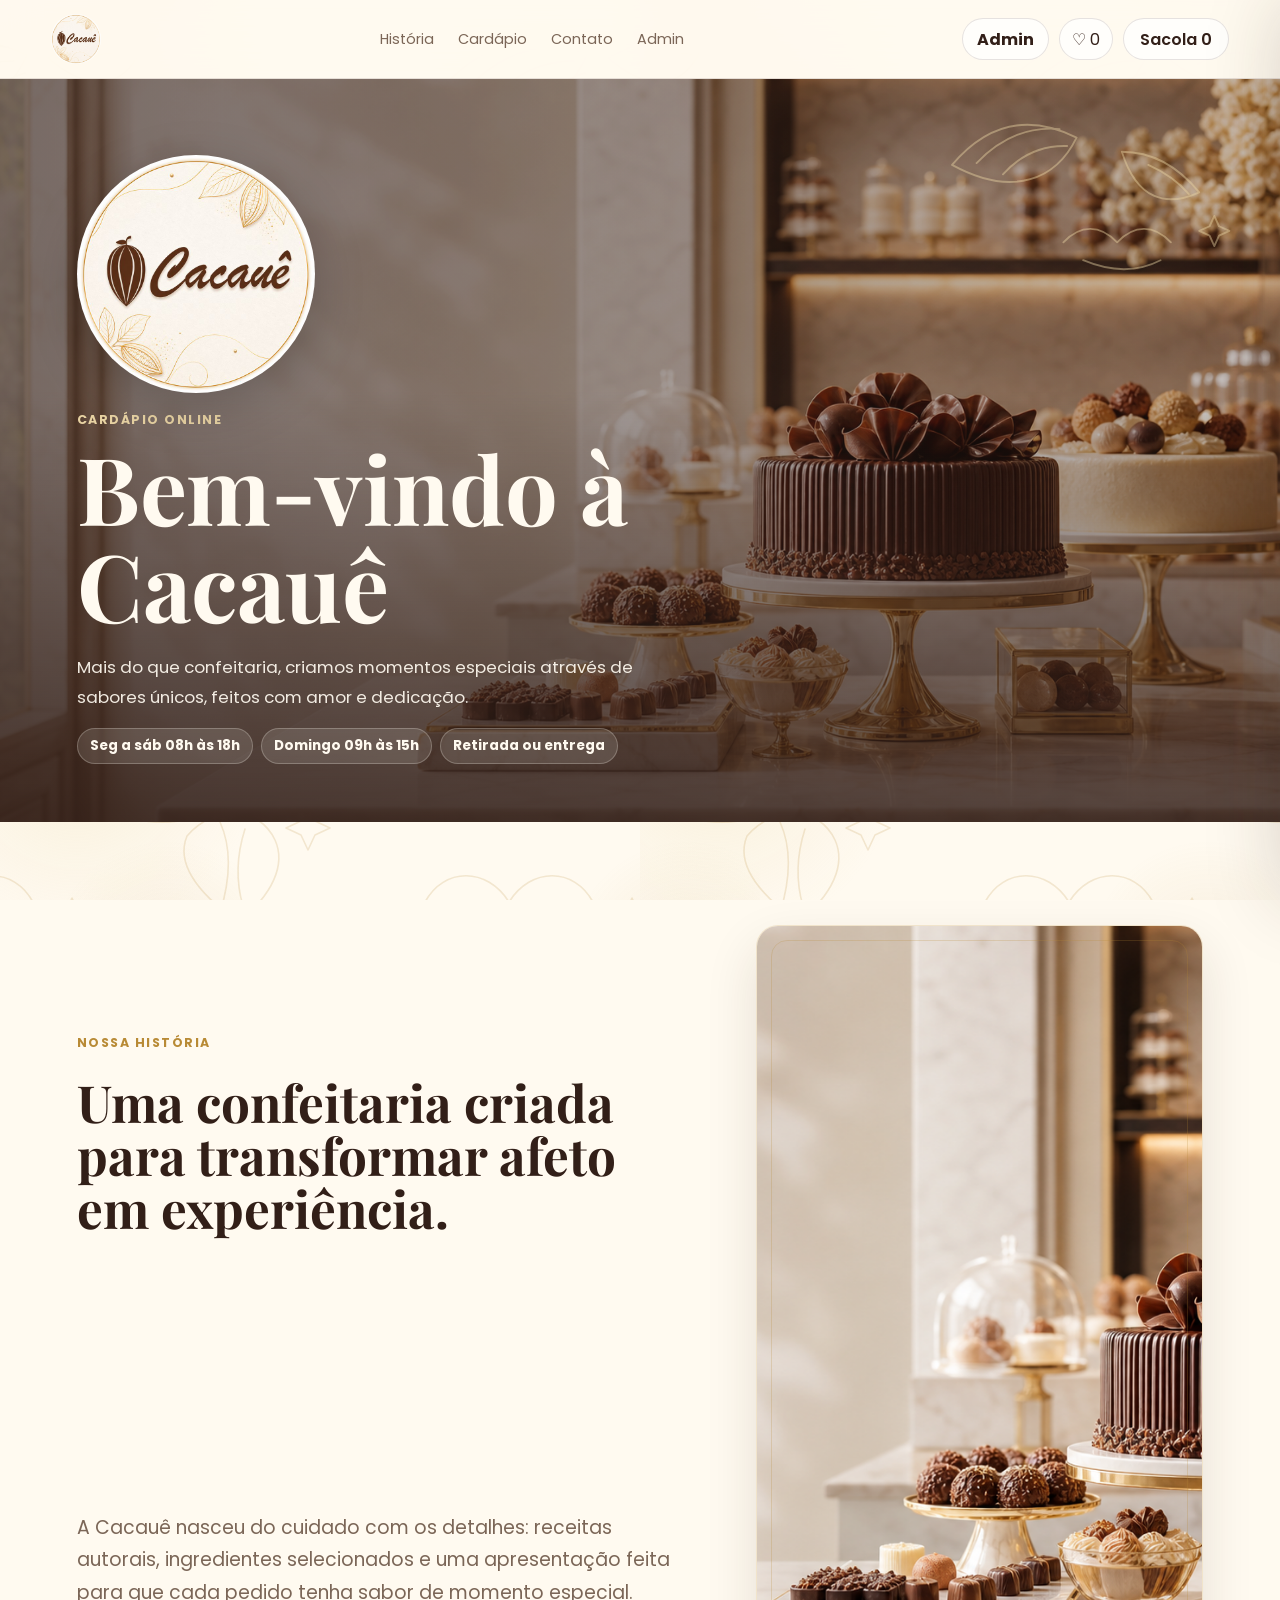
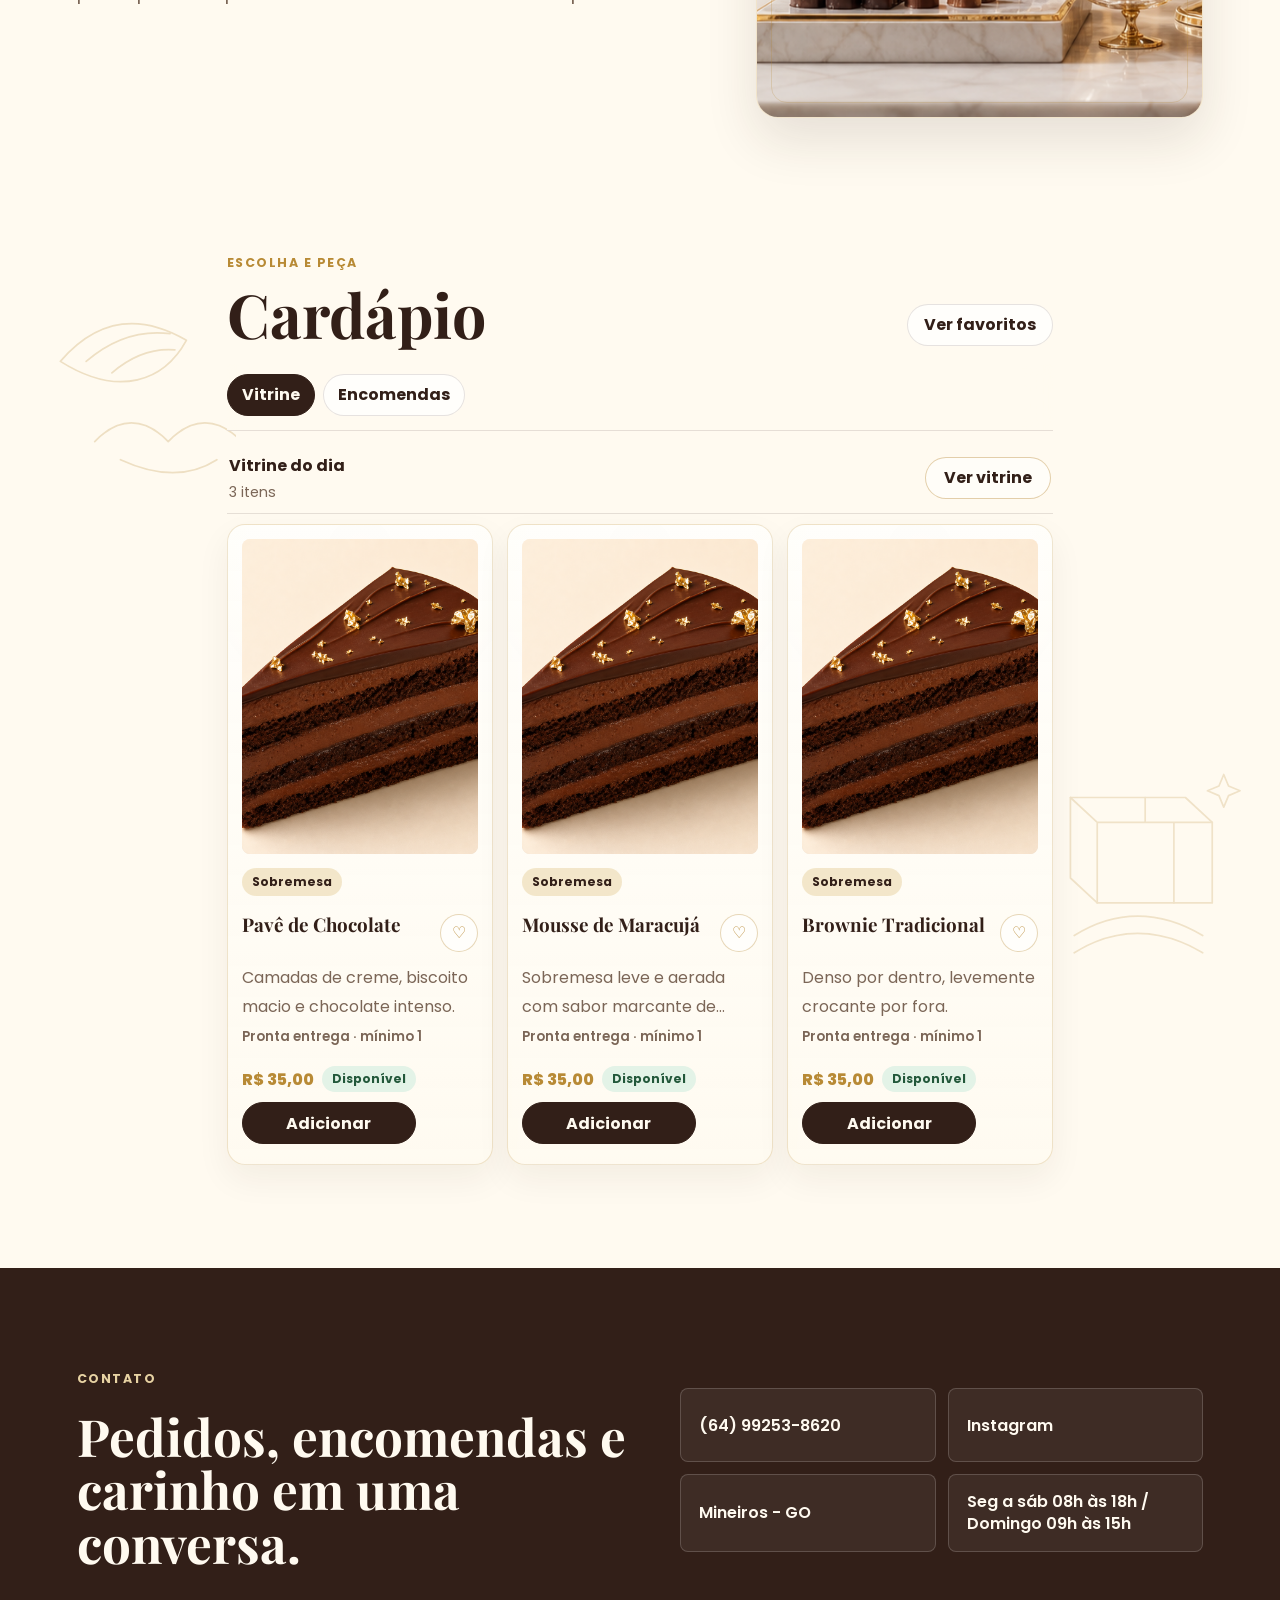
<file: index.html>
﻿<!doctype html>
<html lang="pt-BR">
  <head>
    <meta charset="UTF-8" />
    <meta name="viewport" content="width=device-width, initial-scale=1.0" />
    <meta name="theme-color" content="#fffaf0" />
    <meta name="mobile-web-app-capable" content="yes" />
    <meta name="apple-mobile-web-app-capable" content="yes" />
    <meta name="apple-mobile-web-app-title" content="Cacauê" />
    <meta name="apple-mobile-web-app-status-bar-style" content="default" />
    <link rel="manifest" href="manifest.webmanifest" />
    <link rel="icon" href="assets/icon-192.png" type="image/png" />
    <link rel="apple-touch-icon" href="assets/icon-192.png" />
    <title>Cacauê | Vitrine Digital Premium</title>
    <link rel="preconnect" href="https://fonts.googleapis.com" />
    <link rel="preconnect" href="https://fonts.gstatic.com" crossorigin />
    <link href="https://fonts.googleapis.com/css2?family=Playfair+Display:wght@600;700&family=Poppins:wght@300;400;500;600;700&display=swap" rel="stylesheet" />
    <link rel="stylesheet" href="styles.css?v=48" />
  </head>
  <body>
    <header class="topbar">
      <a class="brand" href="#home" aria-label="Cacauê">
        <img class="brand-logo-img" src="assets/logo-cacaue-app.jpg" alt="Cacauê" />
      </a>
      <nav class="desktop-nav" aria-label="Navegação principal">
        <a href="#historia">História</a>
        <a href="#cardapio">Cardápio</a>
        <a href="#contato">Contato</a>
        <button class="admin-open-button" type="button" data-open-admin>Admin</button>
      </nav>
      <div class="top-actions">
        <button class="admin-top-button" type="button" aria-label="Abrir admin" data-open-admin>Admin</button>
        <button class="icon-button" id="favoriteButton" type="button" aria-label="Ver favoritos" title="Favoritos">♡ <span id="favoriteCount">0</span></button>
        <button class="bag-button" id="bagButton" type="button" aria-label="Abrir sacola">Sacola <span id="bagCount">0</span></button>
      </div>
    </header>

    <main id="home">
      <section class="hero menu-cover">
        <img class="hero-image" src="assets/hero-cacaue.png" alt="Vitrine premium da Cacauê com bolos e doces finos" />
        <div class="hero-overlay"></div>
        <div class="hero-content">
          <img class="hero-logo-img" src="assets/logo-cacaue-app.jpg" alt="Cacauê" />
          <span class="eyebrow">Cardápio online</span>
          <h1>Bem-vindo à Cacauê</h1>
          <p>Mais do que confeitaria, criamos momentos especiais através de sabores únicos, feitos com amor e dedicação.</p>
          <div class="store-info">
            <span>Seg a sáb: 08h às 18h</span>
            <span>Domingo: 09h às 15h</span>
            <span>Retirada ou entrega</span>
          </div>
        </div>
      </section>

      <section class="section story-section" id="historia">
        <div class="story-copy">
          <span class="eyebrow" id="storyEyebrow">Nossa história</span>
          <h2 id="storyTitle">Uma confeitaria criada para transformar afeto em experiência.</h2>
        </div>
        <div class="story-media">
          <img id="storyImage" src="assets/hero-cacaue.png" alt="História da Cacauê" />
        </div>
        <p class="story-text" id="storyText">A Cacauê nasceu do cuidado com os detalhes: receitas autorais, ingredientes selecionados e uma apresentação feita para que cada pedido tenha sabor de momento especial.</p>
      </section>

      <section class="section care-section page-extra">
        <div class="section-heading">
          <span class="eyebrow">Feito com carinho</span>
          <h2>Detalhes que fazem a experiência ser lembrada.</h2>
        </div>
        <div class="value-grid" id="careGrid"></div>
      </section>

      <section class="section campaign-band" id="eventos">
        <div class="section-heading">
          <span class="eyebrow">Campanhas e eventos</span>
          <h2>Novidades da vitrine Cacauê.</h2>
        </div>
        <div class="campaign-grid" id="campaignGrid"></div>
      </section>

      <section class="section" id="cardapio">
        <div class="section-heading menu-heading">
          <div>
            <span class="eyebrow">Escolha e peça</span>
            <h2>Cardápio</h2>
          </div>
          <button class="text-button" id="showFavoritesOnly" type="button">Ver favoritos</button>
        </div>
        <div class="menu-layout">
          <aside class="menu-sidebar">
            <div class="category-tabs" id="categoryTabs"></div>
            <div class="menu-note page-extra">
              <span>Retirada e entrega</span>
              <p>Produtos esgotados continuam no cardápio para você conhecer tudo que a Cacauê prepara.</p>
            </div>
          </aside>
          <div>
            <div class="menu-toolbar">
              <div>
                <strong id="menuTitle">Todos os produtos</strong>
                <span id="menuCount">0 itens</span>
              </div>
              <button class="secondary-button compact" id="showAllProducts" type="button">Ver vitrine</button>
            </div>
            <div class="subcategory-tabs hidden" id="subcategoryTabs"></div>
            <div class="menu-grid" id="menuProducts"></div>
          </div>
        </div>
      </section>

      <section class="section order-section page-extra" id="encomendas">
        <div class="section-heading">
          <span class="eyebrow">Sob encomenda</span>
          <h2>Tortas, bolos, doces finos e kits para datas especiais.</h2>
        </div>
        <div class="order-grid" id="orderCategories"></div>
      </section>

      <section class="section reviews-section page-extra">
        <div class="section-heading with-action">
          <div>
            <span class="eyebrow">Avaliações dos clientes</span>
            <h2>Comentários aprovados pela Cacauê.</h2>
          </div>
          <button class="secondary-button compact" id="reviewButton" type="button">Enviar avaliação</button>
        </div>
        <div class="review-grid" id="reviewGrid"></div>
      </section>

      <section class="gallery-section page-extra" id="galeria" aria-label="Galeria Cacauê">
        <img src="assets/products/fatia-belga.png" alt="Fatia belga Cacauê" />
        <img src="assets/products/torta-pistache.png" alt="Torta de pistache Cacauê" />
        <img src="assets/products/doces-finos.png" alt="Doces finos Cacauê" />
        <img src="assets/products/bolo-red.png" alt="Bolo red velvet Cacauê" />
      </section>

      <section class="section contact-section" id="contato">
        <div class="contact-copy">
          <span class="eyebrow">Contato</span>
          <h2>Pedidos, encomendas e carinho em uma conversa.</h2>
        </div>
        <div class="contact-grid">
          <a href="https://wa.me/5564992538620" target="_blank" rel="noreferrer">(64) 99253-8620</a>
          <a href="https://instagram.com/" target="_blank" rel="noreferrer">Instagram</a>
          <span>Mineiros - GO</span>
          <span>Seg a sáb 08h às 18h / Dom 09h às 15h</span>
        </div>
      </section>

      <section class="admin-shell hidden" id="admin" aria-hidden="true" role="dialog" aria-modal="true">
        <aside class="admin-sidebar">
          <span class="eyebrow">Painel administrativo</span>
          <h2>Gestão simples da Cacauê.</h2>
          <button class="close-admin-button" id="closeAdminButton" type="button">Fechar admin</button>
          <div class="role-pill" id="adminRole">Acesso restrito</div>
          <form class="admin-login" id="adminLoginForm" autocomplete="off">
            <label for="adminEmail">E-mail autorizado</label>
            <input id="adminEmail" type="email" placeholder="seu@email.com" autocomplete="off" value="" required />
            <label for="adminPassword">Senha</label>
            <div class="password-field">
              <input id="adminPassword" type="password" placeholder="Digite sua senha" autocomplete="new-password" value="" required />
              <button id="toggleAdminPassword" type="button" aria-label="Mostrar senha" title="Mostrar senha">👁</button>
            </div>
            <button class="primary-button full" type="submit">Entrar no admin</button>
            <p id="adminLoginMessage">Use um e-mail autorizado para liberar a gestão.</p>
          </form>
          <button class="secondary-button compact hidden" id="adminLogoutButton" type="button">Sair do admin</button>
          <p class="admin-sync-message" id="adminSyncMessage">Entre no admin para salvar as alterações no servidor.</p>
          <nav class="admin-menu" aria-label="Menu administrativo">
            <a href="#admin-summary" data-admin-tab="summary">Resumo</a>
            <a href="#admin-tutorial" data-admin-tab="tutorial">Primeiro acesso</a>
            <a href="#admin-product-add" data-admin-tab="product-add">Adicionar produto</a>
            <a href="#admin-products" data-admin-tab="products">Editar produtos</a>
            <a href="#admin-orders" data-admin-tab="orders">Pedidos recebidos</a>
            <a href="#admin-campaigns" data-admin-tab="campaigns">Campanhas</a>
            <a href="#admin-reviews" data-admin-tab="reviews">Avaliações</a>
            <a href="#admin-clients" data-admin-tab="clients">Clientes</a>
            <a href="#admin-settings" data-admin-tab="settings">Configurações</a>
          </nav>
        </aside>
        <div class="admin-content hidden" id="adminContent">
          <div class="admin-welcome" id="admin-summary">
            <div>
              <span class="eyebrow">Comece por aqui</span>
              <h3>Controle rápido da loja</h3>
              <p>Veja os pedidos, cadastre produtos e confira o que aparece no cardápio.</p>
            </div>
            <div class="admin-welcome-actions">
              <button class="primary-button compact" type="button" data-admin-tab="product-add">Adicionar produto</button>
              <button class="secondary-button compact" id="refreshAdminData" type="button">Atualizar servidor</button>
            </div>
          </div>
          <div class="metric-grid" id="metricGrid"></div>
          <div class="admin-panels">
            <article id="admin-tutorial" data-admin-tab="tutorial">
              <span class="admin-section-label">Primeiro acesso</span>
              <h3>Como salvar para todos os clientes</h3>
              <p class="admin-helper">Use este passo a passo quando entrar no painel pela primeira vez ou quando algo não aparecer em outro celular.</p>
              <ol class="admin-tutorial-list">
                <li><strong>Entre com e-mail e senha do Supabase.</strong><span>O painel só salva no servidor quando aparecer a mensagem de admin conectado.</span></li>
                <li><strong>Cadastre ou edite o produto.</strong><span>Escolha categoria, subcategoria, preço, foto e disponibilidade.</span></li>
                <li><strong>Toque em salvar e espere a confirmação.</strong><span>Procure a mensagem “salvo com sucesso no servidor”. Se aparecer erro, a alteração não foi enviada para outros celulares.</span></li>
                <li><strong>Teste em outro aparelho.</strong><span>Abra o site novamente ou limpe o cache para confirmar que o servidor carregou a alteração.</span></li>
              </ol>
              <button class="primary-button compact" type="button" data-admin-tab="product-add">Cadastrar primeiro produto</button>
            </article>
            <article id="admin-orders" data-admin-tab="orders">
              <span class="admin-section-label">Acompanhar</span>
              <h3>Pedidos recebidos hoje</h3>
              <div id="orderList"></div>
            </article>
            <article id="admin-product-add" data-admin-tab="product-add">
              <span class="admin-section-label">Cardápio</span>
              <h3>Adicionar produto</h3>
              <p class="admin-helper">Cadastre um novo item no cardápio. Depois de salvar, ele aparecerá no site conforme a categoria, subcategoria e disponibilidade escolhidas.</p>
              <form id="productForm" class="admin-product-form">
                <input type="hidden" id="productId" />
                <label for="productName">Nome do produto</label>
                <small>Exemplo: Bolo de Ninho, Brigadeiro Belga, Kit Festa.</small>
                <input id="productName" placeholder="Nome do produto" required />
                <label for="productCategory">Categoria</label>
                <small>Escolha a aba onde esse produto vai aparecer no site.</small>
                <select id="productCategory" required></select>
                <div class="admin-subcategory-field" id="productSubcategoryField">
                  <label for="productSubcategory">Subaba / subcategoria</label>
                  <small>Escolha a subaba correta. Use "Nova subaba" apenas quando precisar criar outra opção.</small>
                  <select id="productSubcategory"></select>
                  <input id="productSubcategoryCustom" class="hidden" placeholder="Digite o nome da nova subaba" />
                </div>
                <label for="productPrice">Preço</label>
                <small>Use 0 quando o valor precisar aparecer como "Consultar".</small>
                <input id="productPrice" type="number" min="0" step="0.01" placeholder="Preço (0 = consultar)" required />
                <label for="productMinimum">Pedido mínimo</label>
                <small>Informe a menor quantidade aceita para esse produto.</small>
                <input id="productMinimum" type="number" min="1" step="1" placeholder="Pedido mínimo" required />
                <label for="productImage">Foto do produto</label>
                <small>Escolha uma foto do telefone ou cole o endereço da imagem.</small>
                <input id="productImage" placeholder="Imagem" value="assets/products/doces-finos.png" />
                <input id="productImageFile" type="file" accept="image/*" />
                <div class="admin-image-preview product-frame-preview" id="productImagePreview">
                  <div class="admin-crop-frame" aria-label="Enquadramento 3 por 4 do produto">
                    <img src="assets/products/doces-finos.png" alt="Prévia da foto do produto" />
                  </div>
                  <span>Enquadramento 3x4 do card</span>
                </div>
                <label for="productImageFit">Como a foto aparece</label>
                <small>Use preencher para vitrine 3x4. Use foto inteira quando não quiser cortar nada.</small>
                <select id="productImageFit">
                  <option value="cover">Preencher 3x4</option>
                  <option value="contain">Mostrar foto inteira</option>
                </select>
                <label for="productImagePosition">Enquadramento da foto</label>
                <small>Escolha qual parte da foto deve ficar mais visível.</small>
                <select id="productImagePosition">
                  <option value="center">Centro</option>
                  <option value="top">Topo</option>
                  <option value="bottom">Baixo</option>
                  <option value="left">Esquerda</option>
                  <option value="right">Direita</option>
                  <option value="top center">Topo centro</option>
                  <option value="bottom center">Baixo centro</option>
                  <option value="center left">Centro esquerda</option>
                  <option value="center right">Centro direita</option>
                  <option value="top left">Topo esquerda</option>
                  <option value="top right">Topo direita</option>
                  <option value="bottom left">Baixo esquerda</option>
                  <option value="bottom right">Baixo direita</option>
                </select>
                <label for="productShort">Descrição curta</label>
                <small>Aparece no card do produto.</small>
                <textarea id="productShort" placeholder="Descrição curta" required></textarea>
                <label for="productDescription">Descrição completa</label>
                <small>Aparece quando o cliente abre os detalhes do produto.</small>
                <textarea id="productDescription" placeholder="Descrição completa" required></textarea>
                <label class="admin-check"><input id="productAvailable" type="checkbox" checked /> Disponível para compra</label>
                <label class="admin-check"><input id="productShowcase" type="checkbox" /> Aparece na Vitrine do dia</label>
                <label class="admin-check"><input id="productMadeToOrder" type="checkbox" checked /> Sob encomenda</label>
                <div class="admin-status-box">
                  <strong>Status na vitrine</strong>
                  <small>Disponível permite compra. Indisponível continua visível como esgotado quando estiver na Vitrine.</small>
                </div>
                <label for="productTags">Selos do produto</label>
                <small>Separe por vírgula. Exemplo: Favorito, Mais vendido, Destaque, Novidade.</small>
                <input id="productTags" placeholder="Favorito, Destaque, Novidade" />
                <div class="admin-form-actions">
                  <button class="primary-button compact" type="submit">Salvar produto</button>
                  <button class="secondary-button compact" id="cancelProductEdit" type="button">Cancelar edição</button>
                </div>
              </form>
            </article>
            <article id="admin-products" data-admin-tab="products">
              <span class="admin-section-label">Editar</span>
              <h3>Editar produtos cadastrados</h3>
              <p class="admin-helper">Escolha uma categoria, toque em editar e altere foto, preço, descrição, disponibilidade e selos.</p>
              <div class="admin-filter-row">
                <select id="adminCategoryFilter" aria-label="Filtrar produtos por categoria"></select>
                <span id="adminProductCount"></span>
              </div>
              <h4 class="admin-list-title">Produtos já cadastrados</h4>
              <div class="admin-product-list" id="adminProductList"></div>
            </article>
            <article id="admin-campaigns" data-admin-tab="campaigns">
              <span class="admin-section-label">Divulgação</span>
              <h3>Cadastrar campanha</h3>
              <p class="admin-helper">Use para divulgar festival, promoção, data comemorativa ou lançamento. A campanha só aparece enquanto estiver dentro das datas.</p>
              <form id="campaignForm" class="admin-product-form">
                <input type="hidden" id="campaignId" name="id" />
                <label for="campaignTitle">Nome da campanha</label>
                <small>Exemplo: Festival de Fatias, Dia dos Namorados, Kit Especial.</small>
                <input id="campaignTitle" name="title" placeholder="Título da campanha" required />
                <label for="campaignDescription">Descrição da campanha</label>
                <small>Explique o que o cliente vai encontrar nessa campanha.</small>
                <textarea id="campaignDescription" name="description" placeholder="Descrição que aparece no site" required></textarea>
                <label for="campaignImage">Foto da campanha</label>
                <small>Escolha uma imagem do telefone ou cole o caminho da imagem.</small>
                <input id="campaignImage" name="image" placeholder="assets/hero-cacaue.png" value="assets/hero-cacaue.png" />
                <input id="campaignImageFile" type="file" accept="image/*" />
                <div class="admin-image-preview campaign-frame-preview" id="campaignImagePreview">
                  <img src="assets/hero-cacaue.png" alt="Prévia da campanha" />
                  <span>Prévia da campanha</span>
                </div>
                <label for="campaignStart">Período da campanha</label>
                <small>Data inicial e data final. Depois da data final ela some automaticamente.</small>
                <input id="campaignStart" name="starts" type="date" required />
                <input id="campaignEnd" name="date" type="date" required />
                <div class="admin-form-actions">
                  <button class="primary-button compact" type="submit">Salvar campanha</button>
                  <button class="secondary-button compact" id="cancelCampaignEdit" type="button">Cancelar edição</button>
                </div>
              </form>
              <div id="adminCampaigns"></div>
            </article>
            <article id="admin-reviews" data-admin-tab="reviews">
              <span class="admin-section-label">Relacionamento</span>
              <h3>Avaliações pendentes</h3>
              <p class="admin-helper">Aprove ou remova os comentários enviados pelos clientes antes de aparecerem no site.</p>
              <div id="pendingReviews"></div>
            </article>
            <article id="admin-clients" data-admin-tab="clients">
              <span class="admin-section-label">Histórico</span>
              <h3>Clientes</h3>
              <p class="admin-helper">Resumo dos clientes para acompanhar histórico, pedidos e relacionamento.</p>
              <div id="clientList"></div>
            </article>
            <article id="admin-settings" data-admin-tab="settings">
              <span class="admin-section-label">Loja</span>
              <h3>Configurações da loja</h3>
              <p class="admin-helper">Altere aqui os dados que aparecem na área de contato e no topo do site.</p>
              <form id="storeSettingsForm" class="admin-product-form">
                <label for="storeWhatsapp">WhatsApp</label>
                <small>Digite com DDD. Exemplo: (64) 99253-8620.</small>
                <input id="storeWhatsapp" name="whatsapp" placeholder="(64) 99253-8620" required />
                <label for="storeInstagram">Instagram</label>
                <small>Cole o link do perfil ou deixe apenas https://instagram.com/.</small>
                <input id="storeInstagram" name="instagram" placeholder="https://instagram.com/" required />
                <label for="storeCity">Cidade</label>
                <input id="storeCity" name="city" placeholder="Mineiros - GO" required />
                <label for="storeWeekHours">Horário durante a semana</label>
                <input id="storeWeekHours" name="weekHours" placeholder="Seg a sáb 08h às 18h" required />
                <label for="storeSundayHours">Horário de domingo</label>
                <input id="storeSundayHours" name="sundayHours" placeholder="Domingo 09h às 15h" required />
                <label for="storeDeliveryFee">Taxa de entrega</label>
                <small>Valor cobrado quando o cliente escolher entrega. Use 0 para entrega grátis ou combinar no WhatsApp.</small>
                <input id="storeDeliveryFee" name="deliveryFee" type="number" min="0" step="0.01" placeholder="12,00" required />
                <label for="storeOrderRule">Regra de pedidos</label>
                <small>Exemplo: 50% na confirmação e restante na retirada.</small>
                <textarea id="storeOrderRule" name="orderRule" placeholder="Regra de pagamento ou retirada" required></textarea>
                <label for="storeHeroTitle">Capa do site</label>
                <small>Edite a chamada principal, frase e foto que aparecem no topo da vitrine.</small>
                <input id="storeHeroEyebrow" name="heroEyebrow" placeholder="Cardápio online" />
                <input id="storeHeroTitle" name="heroTitle" placeholder="Bem-vindo à Cacauê" />
                <textarea id="storeHeroText" name="heroText" placeholder="Frase da capa"></textarea>
                <input id="storeHeroImage" name="heroImage" placeholder="assets/hero-cacaue.png" />
                <input id="storeHeroImageFile" type="file" accept="image/*" />
                <div class="admin-image-preview" id="storeHeroImagePreview">
                  <img src="assets/hero-cacaue.png" alt="Prévia da capa" />
                  <span>Prévia da capa</span>
                </div>
                <label for="storeLogoImage">Logo da marca</label>
                <small>Escolha a logo que aparece no topo e na capa do site.</small>
                <input id="storeLogoImage" name="logoImage" placeholder="assets/logo-cacaue-app.jpg" />
                <input id="storeLogoImageFile" type="file" accept="image/*" />
                <div class="admin-image-preview logo-preview" id="storeLogoImagePreview">
                  <img src="assets/logo-cacaue-app.jpg" alt="Prévia da logo" />
                  <span>Prévia da logo</span>
                </div>
                <label for="storeStoryTitle">História da Cacauê</label>
                <small>Esse texto aparece na página inicial para contar um pouco da marca.</small>
                <input id="storeStoryEyebrow" name="storyEyebrow" placeholder="Nossa história" />
                <input id="storeStoryTitle" name="storyTitle" placeholder="Título da história" />
                <textarea id="storeStoryText" name="storyText" placeholder="Conte aqui a história da Cacauê"></textarea>
                <input id="storeStoryImage" name="storyImage" placeholder="assets/hero-cacaue.png" />
                <input id="storeStoryImageFile" type="file" accept="image/*" />
                <div class="admin-image-preview" id="storeStoryImagePreview">
                  <img src="assets/hero-cacaue.png" alt="Prévia da história" />
                  <span>Prévia da história</span>
                </div>
                <button class="primary-button compact" type="submit">Salvar dados da loja</button>
              </form>
              <div class="admin-setting-list" id="storeSettingsPreview">
                <div><span>WhatsApp</span><strong>(64) 99253-8620</strong></div>
                <div><span>Cidade</span><strong>Mineiros - GO</strong></div>
                <div><span>Funcionamento</span><strong>Seg a sáb 08h às 18h / Dom 09h às 15h</strong></div>
                <div><span>Pedidos</span><strong>50% na confirmação e restante na retirada</strong></div>
              </div>
            </article>
          </div>
        </div>
      </section>
    </main>

    <div class="modal" id="productModal" aria-hidden="true">
      <div class="modal-panel" role="dialog" aria-modal="true" aria-labelledby="modalTitle">
        <button class="close-button" type="button" data-close-modal aria-label="Fechar">×</button>
        <div class="product-detail" id="productDetail"></div>
      </div>
    </div>

    <div class="bag-summary hidden" id="bagSummary" aria-live="polite">
      <div>
        <strong id="bagSummaryTitle">Item adicionado</strong>
        <span id="bagSummaryMeta">Sua sacola foi atualizada.</span>
      </div>
      <div class="bag-summary-actions">
        <button class="secondary-button compact" id="summaryOpenBag" type="button">Ver sacola</button>
        <button class="primary-button compact" id="summaryCheckout" type="button">Finalizar pedido</button>
      </div>
    </div>

    <aside class="drawer" id="bagDrawer" aria-hidden="true">
      <div class="drawer-header">
        <div>
          <span class="eyebrow">Sacola</span>
          <h2>Seu pedido</h2>
        </div>
        <button class="close-button" type="button" id="closeBag" aria-label="Fechar sacola">×</button>
      </div>
      <div class="drawer-body">
        <div id="bagItems"></div>
        <div class="customer-form">
          <h3>Dados do pedido</h3>
          <input id="customerName" placeholder="Nome para o pedido" />
        </div>
        <div class="fulfillment">
          <div class="segmented">
            <button type="button" class="active" data-mode="retirada">Retirada</button>
            <button type="button" data-mode="entrega">Entrega</button>
          </div>
          <div id="pickupFields" class="field-grid">
            <input id="pickupDate" type="date" />
            <input id="pickupTime" type="time" />
          </div>
          <div id="deliveryFields" class="field-grid hidden">
            <input placeholder="Endereço" />
            <input placeholder="Número" />
            <input placeholder="Complemento" />
            <input placeholder="Bairro" />
            <input placeholder="Referência" />
          </div>
        </div>
        <div class="totals" id="totals"></div>
        <button class="primary-button full" id="checkoutButton" type="button">Finalizar pedido</button>
        <div class="thanks hidden" id="thanksBox"></div>
      </div>
    </aside>

    <div class="modal" id="reviewModal" aria-hidden="true">
      <div class="modal-panel small" role="dialog" aria-modal="true" aria-labelledby="reviewTitle">
        <button class="close-button" type="button" data-close-review aria-label="Fechar">×</button>
        <h2 id="reviewTitle">Enviar avaliação</h2>
        <form id="reviewForm" class="review-form">
          <input name="name" placeholder="Seu nome" required />
          <textarea name="message" placeholder="Conte como foi sua experiência" required></textarea>
          <button class="primary-button full" type="submit">Enviar para aprovação</button>
        </form>
      </div>
    </div>

    <div class="install-app hidden" id="installAppPrompt" role="dialog" aria-live="polite" aria-label="Salvar app Cacauê">
      <div>
        <strong>Salvar Cacauê no celular</strong>
        <span id="installAppText">Acesse a vitrine mais rápido pela tela inicial.</span>
      </div>
      <div class="install-app-actions">
        <button class="secondary-button compact" id="dismissInstallApp" type="button">Agora não</button>
        <button class="primary-button compact" id="installAppButton" type="button">Salvar app</button>
      </div>
    </div>

    <script src="app.js?v=30"></script>
  </body>
</html>
</file>
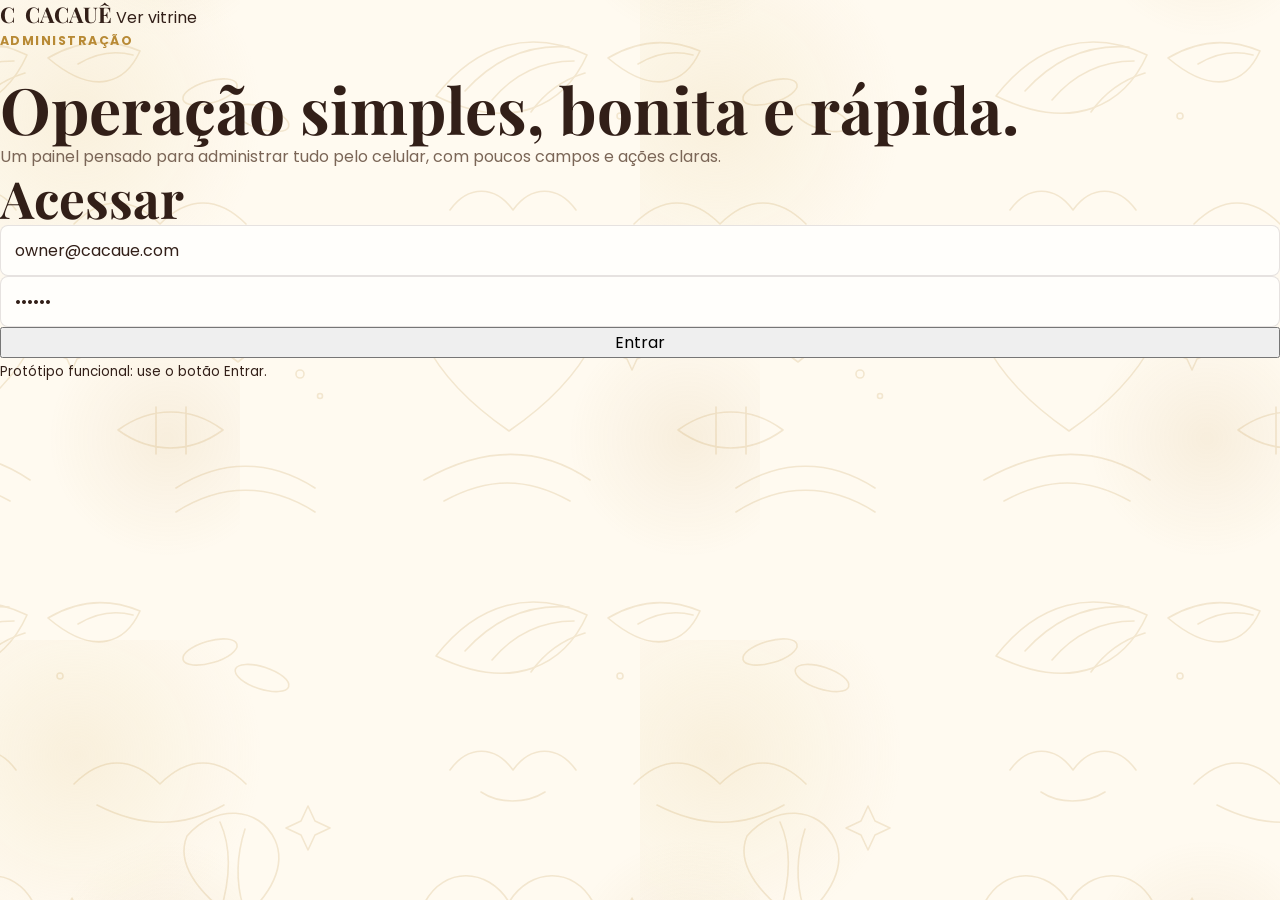
<file: admin.html>
<!doctype html>
<html lang="pt-BR">
  <head>
    <meta charset="UTF-8" />
    <meta name="viewport" content="width=device-width, initial-scale=1.0" />
    <title>Cacauê | Administração</title>
    <link rel="preconnect" href="https://fonts.googleapis.com" />
    <link rel="preconnect" href="https://fonts.gstatic.com" crossorigin />
    <link href="https://fonts.googleapis.com/css2?family=Playfair+Display:wght@600;700&family=Poppins:wght@400;500;600;700&display=swap" rel="stylesheet" />
    <link rel="stylesheet" href="styles.css" />
  </head>
  <body class="admin-body">
    <header class="admin-bar">
      <a class="brand" href="vitrine.html">
        <span class="brand-symbol">C</span>
        <span>CACAUÊ</span>
      </a>
      <a class="btn btn-light" href="vitrine.html">Ver vitrine</a>
    </header>

    <main>
      <section class="login-screen" id="loginScreen">
        <div>
          <p class="eyebrow">Administração</p>
          <h1>Operação simples, bonita e rápida.</h1>
          <p>Um painel pensado para administrar tudo pelo celular, com poucos campos e ações claras.</p>
        </div>
        <form class="login-card" id="loginForm">
          <h2>Acessar</h2>
          <input type="email" value="owner@cacaue.com" required />
          <input type="password" value="cacaue" required />
          <button class="btn btn-primary full" type="submit">Entrar</button>
          <small>Protótipo funcional: use o botão Entrar.</small>
        </form>
      </section>

      <section class="admin-app hidden" id="adminApp">
        <div class="admin-title">
          <div>
            <p class="eyebrow">Painel</p>
            <h1>Hoje na Cacauê</h1>
          </div>
          <span>Owner</span>
        </div>
        <div class="admin-actions">
          <button class="btn btn-primary" data-quick="Novo pedido">Novo pedido</button>
          <button class="btn btn-light" data-quick="Novo produto">Novo produto</button>
          <button class="btn btn-light" data-quick="Nova campanha">Nova campanha</button>
        </div>
        <nav class="admin-tabs" id="adminTabs"></nav>
        <section id="adminContent"></section>
      </section>
    </main>

    <div class="toast" id="toast"></div>
    <script src="admin.js"></script>
  </body>
</html>
</file>
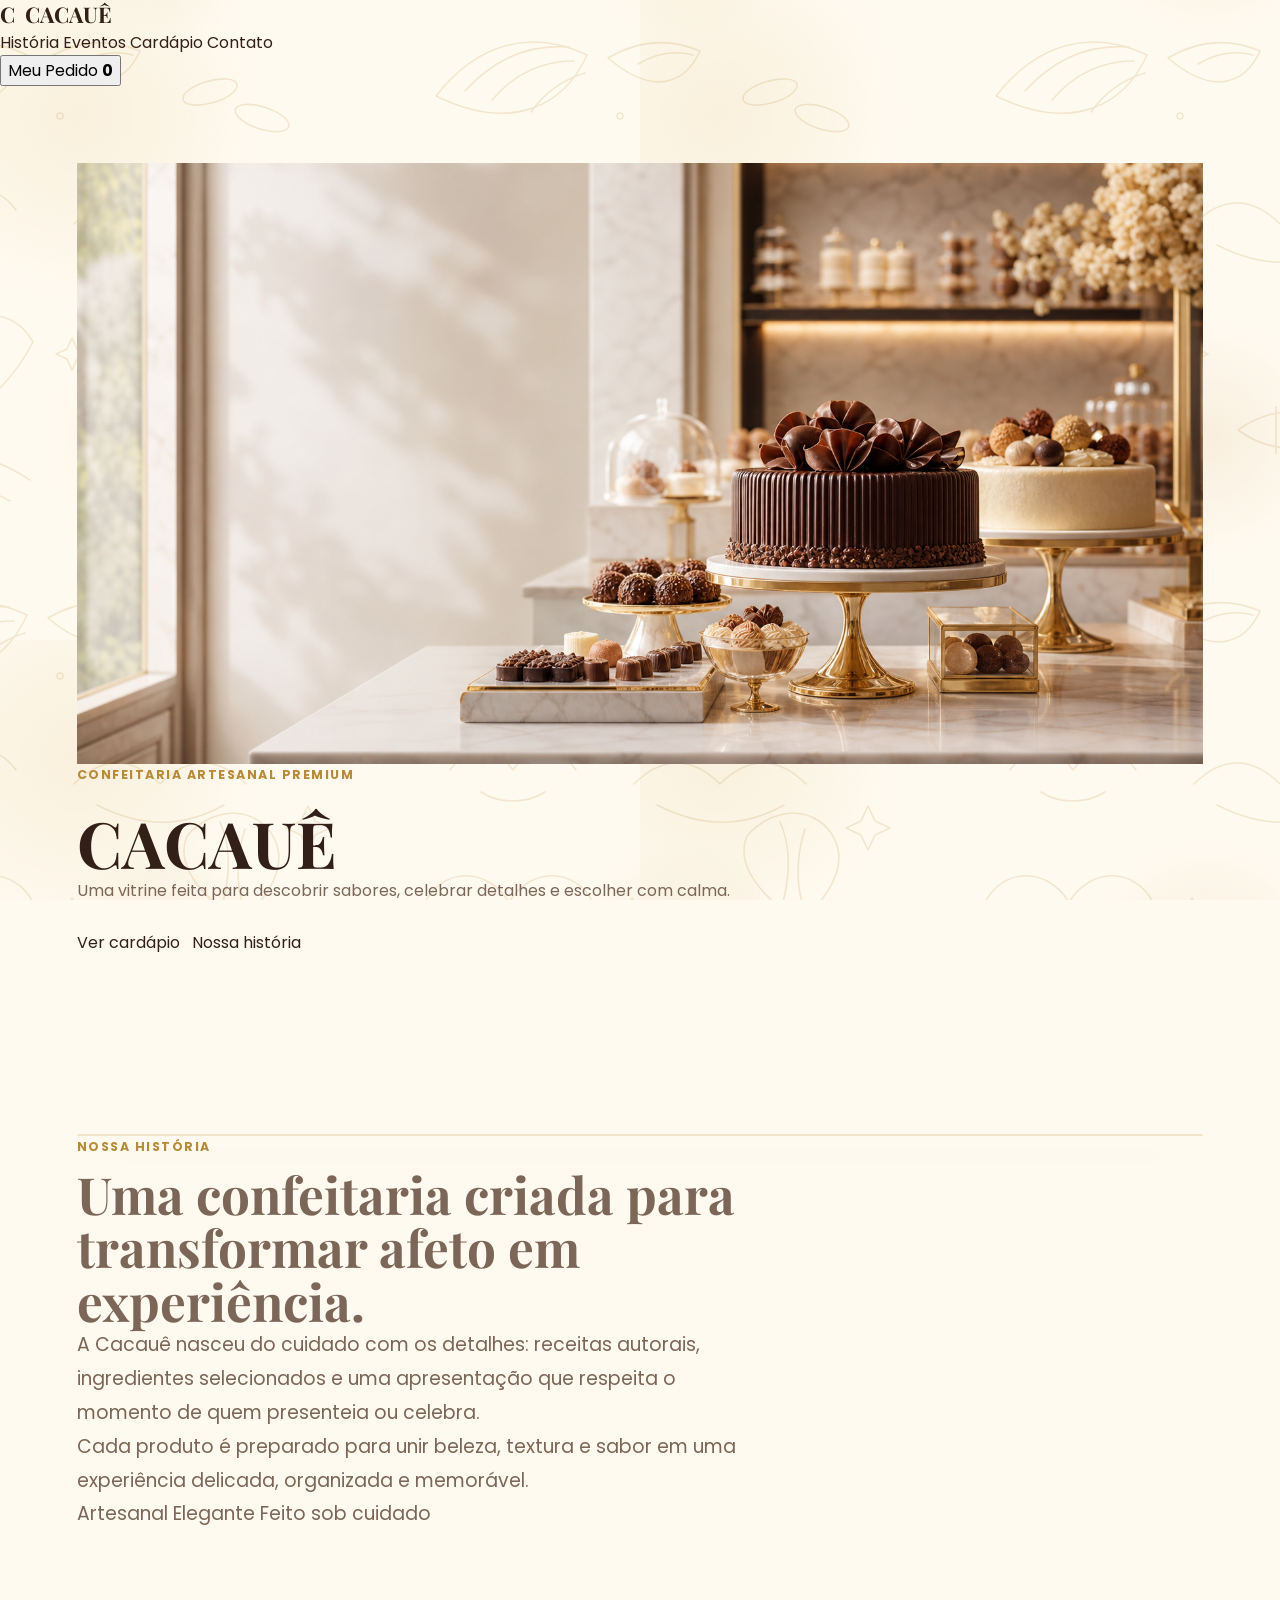
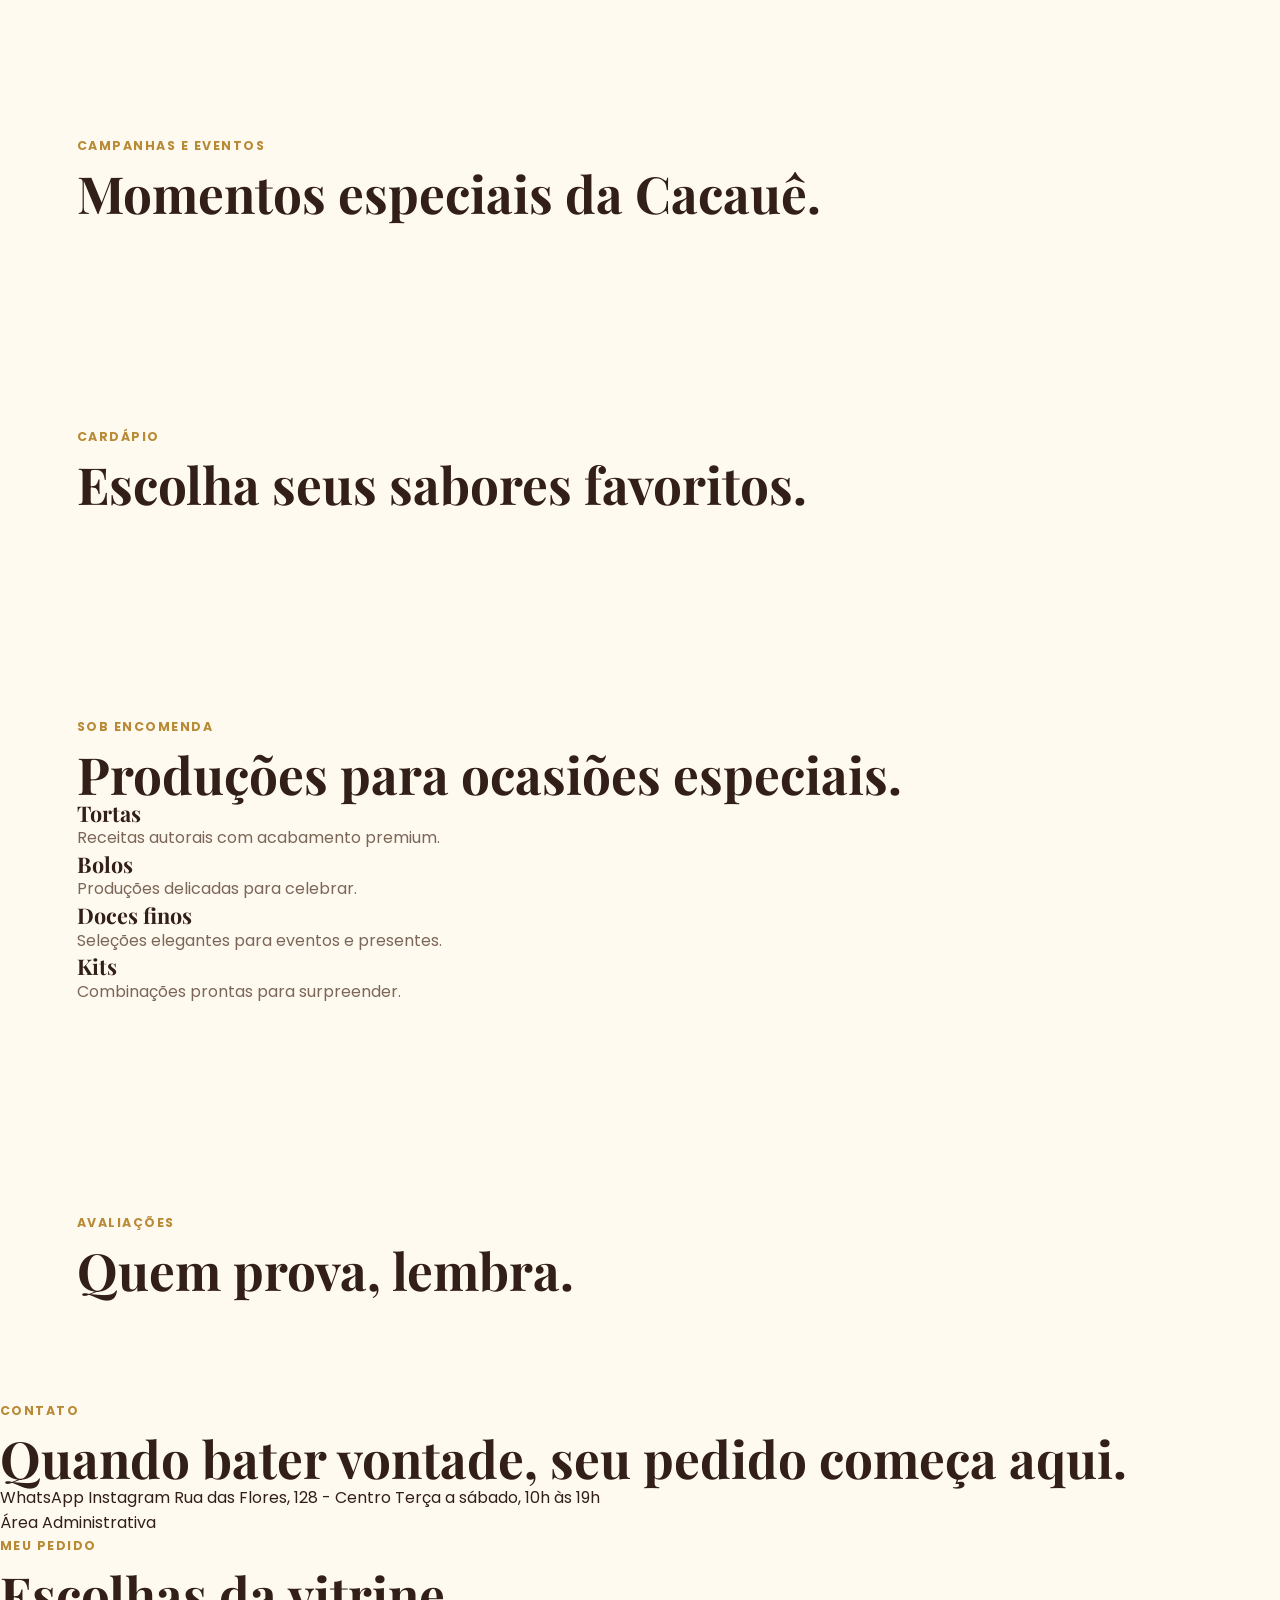
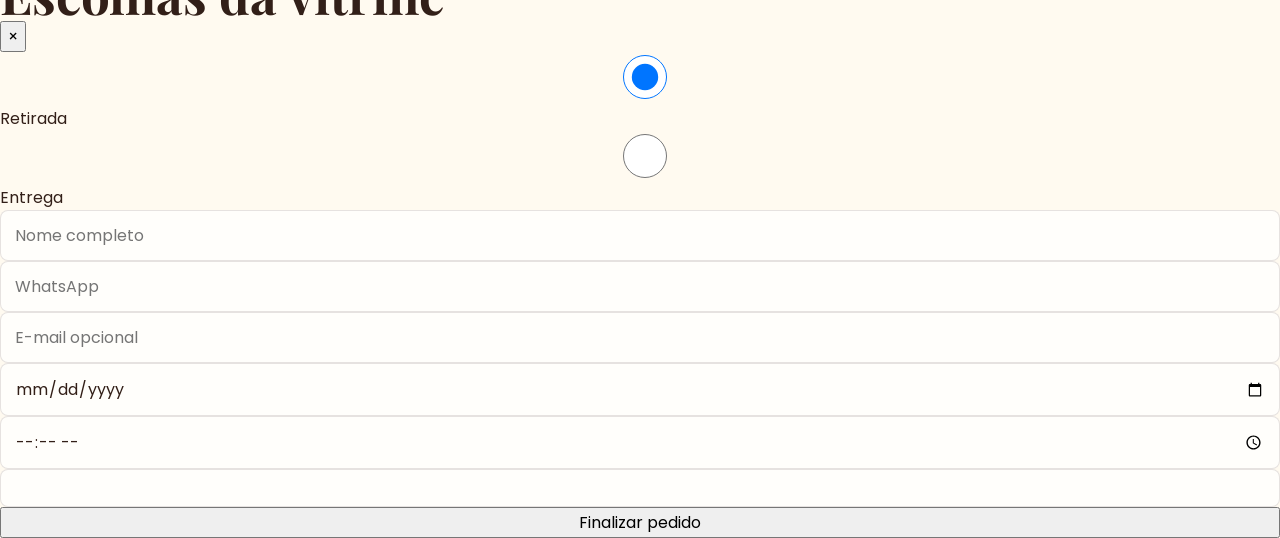
<file: vitrine.html>
<!doctype html>
<html lang="pt-BR">
  <head>
    <meta charset="UTF-8" />
    <meta name="viewport" content="width=device-width, initial-scale=1.0" />
    <title>Cacauê | Vitrine Digital Premium</title>
    <link rel="preconnect" href="https://fonts.googleapis.com" />
    <link rel="preconnect" href="https://fonts.gstatic.com" crossorigin />
    <link href="https://fonts.googleapis.com/css2?family=Playfair+Display:wght@600;700&family=Poppins:wght@400;500;600;700&display=swap" rel="stylesheet" />
    <link rel="stylesheet" href="styles.css" />
  </head>
  <body>
    <header class="site-header">
      <a class="brand" href="vitrine.html#inicio" aria-label="Cacauê">
        <span class="brand-symbol">C</span>
        <span>CACAUÊ</span>
      </a>
      <nav class="main-nav" aria-label="Navegação principal">
        <a href="#historia">História</a>
        <a href="#eventos">Eventos</a>
        <a href="#vitrine">Cardápio</a>
        <a href="#contato">Contato</a>
      </nav>
      <button class="order-link" id="openOrder" type="button">
        <span>Meu Pedido</span>
        <strong id="orderCount">0</strong>
      </button>
    </header>

    <main>
      <section class="hero" id="inicio">
        <img src="assets/hero-cacaue.png" alt="Doces finos em mesa elegante" />
        <div class="hero-shade"></div>
        <div class="hero-copy">
          <p class="eyebrow">Confeitaria artesanal premium</p>
          <h1>CACAUÊ</h1>
          <p>Uma vitrine feita para descobrir sabores, celebrar detalhes e escolher com calma.</p>
          <div class="hero-actions">
            <a class="btn btn-primary" href="#vitrine">Ver cardápio</a>
            <a class="btn btn-quiet" href="#historia">Nossa história</a>
          </div>
        </div>
      </section>

      <section class="section story" id="historia">
        <div class="story-media"></div>
        <div class="story-text">
          <p class="eyebrow">Nossa História</p>
          <h2>Uma confeitaria criada para transformar afeto em experiência.</h2>
          <p>A Cacauê nasceu do cuidado com os detalhes: receitas autorais, ingredientes selecionados e uma apresentação que respeita o momento de quem presenteia ou celebra.</p>
          <p>Cada produto é preparado para unir beleza, textura e sabor em uma experiência delicada, organizada e memorável.</p>
          <div class="pill-row">
            <span>Artesanal</span>
            <span>Elegante</span>
            <span>Feito sob cuidado</span>
          </div>
        </div>
      </section>

      <section class="section events" id="eventos">
        <div class="section-title">
          <p class="eyebrow">Campanhas e eventos</p>
          <h2>Momentos especiais da Cacauê.</h2>
        </div>
        <div class="event-grid" id="campaignList"></div>
      </section>

      <section class="section showcase" id="vitrine">
        <div class="section-title">
          <p class="eyebrow">Cardápio</p>
          <h2>Escolha seus sabores favoritos.</h2>
        </div>
        <div class="filters" id="filters"></div>
        <div class="product-gallery" id="productList"></div>
      </section>

      <section class="section encomendas" id="encomendas">
        <div class="section-title">
          <p class="eyebrow">Sob encomenda</p>
          <h2>Produções para ocasiões especiais.</h2>
        </div>
        <div class="occasion-grid">
          <article><h3>Tortas</h3><p>Receitas autorais com acabamento premium.</p></article>
          <article><h3>Bolos</h3><p>Produções delicadas para celebrar.</p></article>
          <article><h3>Doces finos</h3><p>Seleções elegantes para eventos e presentes.</p></article>
          <article><h3>Kits</h3><p>Combinações prontas para surpreender.</p></article>
        </div>
      </section>

      <section class="section reviews">
        <div class="section-title">
          <p class="eyebrow">Avaliações</p>
          <h2>Quem prova, lembra.</h2>
        </div>
        <div class="review-grid" id="reviewList"></div>
      </section>

      <section class="contact" id="contato">
        <div>
          <p class="eyebrow">Contato</p>
          <h2>Quando bater vontade, seu pedido começa aqui.</h2>
        </div>
        <div class="contact-links">
          <a href="https://wa.me/5500000000000" target="_blank" rel="noreferrer">WhatsApp</a>
          <a href="https://instagram.com" target="_blank" rel="noreferrer">Instagram</a>
          <span>Rua das Flores, 128 - Centro</span>
          <span>Terça a sábado, 10h às 19h</span>
        </div>
        <a class="admin-access" href="admin.html">Área Administrativa</a>
      </section>
    </main>

    <dialog class="product-dialog" id="productDialog">
      <button class="dialog-close" type="button" data-close-dialog>×</button>
      <div id="productDetail"></div>
    </dialog>

    <aside class="order-drawer" id="orderDrawer" aria-hidden="true">
      <div class="drawer-head">
        <div>
          <p class="eyebrow">Meu Pedido</p>
          <h2>Escolhas da vitrine</h2>
        </div>
        <button class="dialog-close" id="closeOrder" type="button">×</button>
      </div>
      <div class="order-items" id="orderItems"></div>
      <form class="checkout" id="checkoutForm">
        <div class="choice">
          <label><input type="radio" name="mode" value="retirada" checked /> Retirada</label>
          <label><input type="radio" name="mode" value="entrega" /> Entrega</label>
        </div>
        <input name="name" placeholder="Nome completo" required />
        <input name="phone" placeholder="WhatsApp" required />
        <input name="email" type="email" placeholder="E-mail opcional" />
        <div class="field-pair" id="pickupFields">
          <input name="date" type="date" required />
          <input name="time" type="time" required />
        </div>
        <div class="field-pair hidden" id="deliveryFields">
          <input name="address" placeholder="Endereço" />
          <input name="number" placeholder="Número" />
          <input name="district" placeholder="Bairro" />
          <input name="reference" placeholder="Referência" />
        </div>
        <div class="totals" id="totals"></div>
        <button class="btn btn-primary full" type="submit">Finalizar pedido</button>
      </form>
    </aside>

    <dialog class="thanks-dialog" id="thanksDialog">
      <button class="dialog-close" type="button" data-close-dialog>×</button>
      <p class="eyebrow">Pedido criado</p>
      <h2>Obrigada por escolher a Cacauê.</h2>
      <p id="protocolText"></p>
      <a class="btn btn-primary" id="whatsappLink" href="#" target="_blank" rel="noreferrer">Enviar no WhatsApp</a>
    </dialog>

    <div class="toast" id="toast"></div>
    <script src="app.js"></script>
  </body>
</html>
</file>
<file: styles.css>
:root {
  --gold: #b88a35;
  --gold-soft: #e8d3a3;
  --cream: #fffaf0;
  --beige: #eadfce;
  --brown: #321f18;
  --muted: #7b6657;
  --white: #fffefb;
  --line: rgba(50, 31, 24, 0.12);
  --decor-line: rgba(184, 138, 53, 0.22);
  --shadow: 0 24px 70px rgba(50, 31, 24, 0.12);
  --radius: 8px;
}

* {
  box-sizing: border-box;
}

html {
  width: 100%;
  scroll-behavior: smooth;
  overflow-x: hidden;
}

body {
  width: 100%;
  min-width: 0;
  margin: 0;
  overflow-x: hidden;
  color: var(--brown);
  background-color: var(--cream);
  background-image:
    url("data:image/svg+xml,%3Csvg width='560' height='560' viewBox='0 0 560 560' xmlns='http://www.w3.org/2000/svg'%3E%3Cg fill='none' stroke='%23b88a35' stroke-width='1.6' stroke-linecap='round' stroke-linejoin='round' opacity='.18'%3E%3Cpath d='M76 96c42-54 96-67 151-41-22 49-73 79-151 41Z'/%3E%3Cpath d='M105 91c29-32 64-47 104-44M132 100c22-26 50-39 82-39M171 112c14-20 31-32 54-39'/%3E%3Cpath d='M248 58c30-18 61-20 92-7-14 31-45 47-92 7Z'/%3E%3Cpath d='M278 64c18-11 36-14 55-9'/%3E%3Cellipse cx='410' cy='92' rx='28' ry='11' transform='rotate(-16 410 92)'/%3E%3Cellipse cx='462' cy='118' rx='28' ry='11' transform='rotate(18 462 118)'/%3E%3Cpath d='M387 276c28-32 72-30 88 4 11 24-2 55-37 82-39-28-63-57-51-86Z'/%3E%3Cpath d='M420 262c10 22 12 52 0 91M445 269c-8 25-10 50-2 77'/%3E%3Cpath d='M65 342c19-35 62-35 84 0 22-35 65-35 84 0-18 36-52 67-84 89-32-22-66-53-84-89Z'/%3E%3Cpath d='M318 430c33-24 73-24 105 0M318 430c33 24 72 24 105 0M356 407v47M386 407v47'/%3E%3Cpath d='M64 480c60-34 116-34 166 0M84 501c44-24 83-24 126 0'/%3E%3Cpath d='M376 488c45-29 94-29 139 0M376 512c45-29 94-29 139 0'/%3E%3Cpath d='M274 224c28-28 58-28 86 0 28-28 58-28 86 0'/%3E%3Cpath d='M297 245c45 23 86 23 127 0'/%3E%3Cpath d='M90 210c18-25 45-25 63 0 18-25 45-25 63 0'/%3E%3Cpath d='M121 232c18 12 45 12 64 0'/%3E%3Cpath d='M508 246l7 15 15 7-15 7-7 15-7-15-15-7 15-7 7-15ZM272 338l5 11 11 5-11 5-5 11-5-11-11-5 11-5 5-11Z'/%3E%3Ccircle cx='500' cy='374' r='4'/%3E%3Ccircle cx='520' cy='396' r='2.5'/%3E%3Ccircle cx='260' cy='116' r='3'/%3E%3C/g%3E%3C/svg%3E"),
    radial-gradient(circle at 12% 18%, rgba(232, 211, 163, 0.26), transparent 24%),
    radial-gradient(circle at 86% 42%, rgba(184, 138, 53, 0.1), transparent 22%);
  background-attachment: fixed;
  background-size: 560px 560px, 640px 640px, 520px 520px;
  background-position: center top, left top, right 220px;
  font-family: "Poppins", sans-serif;
}

main {
  width: 100%;
  min-width: 0;
  overflow: hidden;
}

button,
input,
textarea {
  font: inherit;
}

button,
a {
  -webkit-tap-highlight-color: transparent;
}

a {
  color: inherit;
  text-decoration: none;
}

img {
  display: block;
  max-width: 100%;
}

.topbar {
  position: sticky;
  top: 0;
  z-index: 20;
  display: flex;
  align-items: center;
  justify-content: space-between;
  gap: 18px;
  min-height: 74px;
  width: 100%;
  padding: 14px clamp(18px, 4vw, 56px);
  background: rgba(255, 250, 240, 0.88);
  border-bottom: 1px solid var(--line);
  backdrop-filter: blur(18px);
}

.brand,
.logo-lockup {
  display: inline-flex;
  align-items: center;
  gap: 10px;
  color: var(--brown);
  font-family: "Playfair Display", serif;
  font-size: 1.35rem;
  font-weight: 700;
}

.brand-mark {
  display: grid;
  width: 38px;
  height: 38px;
  place-items: center;
  color: var(--cream);
  background: var(--brown);
  border: 1px solid rgba(184, 138, 53, 0.5);
  border-radius: 50%;
  font-family: "Playfair Display", serif;
  font-weight: 700;
}

.brand-mark.large {
  width: 54px;
  height: 54px;
  font-size: 1.7rem;
  background: linear-gradient(140deg, var(--brown), #6b4b32);
}

.brand-logo-img {
  display: block;
  width: 50px;
  height: 50px;
  object-fit: contain;
  object-position: center;
  border-radius: 50%;
}

.desktop-nav {
  display: flex;
  align-items: center;
  gap: 24px;
  color: var(--muted);
  font-size: 0.9rem;
}

.desktop-nav a:hover,
.admin-open-button:hover,
.admin-top-button:hover {
  color: var(--brown);
}

.admin-open-button,
.close-admin-button {
  border: 0;
  background: transparent;
  color: inherit;
  cursor: pointer;
  font: inherit;
}

.admin-open-button {
  padding: 0;
}

.close-admin-button {
  width: 100%;
  min-height: 40px;
  margin: 14px 0;
  border: 1px solid var(--line);
  border-radius: 999px;
  background: var(--white);
  color: var(--brown);
  font-weight: 700;
}

.top-actions {
  display: flex;
  align-items: center;
  gap: 10px;
}

.icon-button,
.bag-button,
.text-button,
.admin-top-button,
.close-button,
.segmented button {
  cursor: pointer;
  border: 1px solid var(--line);
  background: var(--white);
  color: var(--brown);
}

.icon-button {
  min-width: 54px;
  height: 42px;
  border-radius: 999px;
}

.admin-top-button {
  min-height: 42px;
  padding: 0 14px;
  border-radius: 999px;
  font-weight: 700;
}

.bag-button {
  min-height: 42px;
  padding: 0 16px;
  border-radius: 999px;
  font-weight: 600;
}

.bag-button.has-items {
  color: var(--cream);
  background: var(--brown);
  border-color: var(--gold);
  box-shadow: 0 0 0 4px rgba(184, 138, 53, 0.18), 0 12px 28px rgba(50, 31, 24, 0.16);
}

.text-button {
  min-height: 42px;
  padding: 0 16px;
  border-radius: 999px;
  font-weight: 700;
}

.hero {
  position: relative;
  min-height: calc(92vh - 74px);
  overflow: hidden;
  display: grid;
  align-items: center;
  padding: clamp(34px, 6vw, 78px) clamp(20px, 6vw, 86px);
}

.page-extra {
  display: none !important;
}

.menu-cover {
  min-height: clamp(480px, 72vh, 660px);
  align-items: end;
  padding: clamp(42px, 7vw, 76px) clamp(22px, 6vw, 86px) clamp(34px, 6vw, 58px);
}

.menu-cover::before {
  content: "";
  position: absolute;
  inset: 18px 24px auto auto;
  width: min(340px, 42vw);
  height: 220px;
  background-image: url("data:image/svg+xml,%3Csvg width='360' height='230' viewBox='0 0 360 230' xmlns='http://www.w3.org/2000/svg'%3E%3Cg fill='none' stroke='%23e8d3a3' stroke-width='2' stroke-linecap='round' stroke-linejoin='round' opacity='.62'%3E%3Cpath d='M38 72c38-45 82-54 132-29-21 43-66 65-132 29Z'/%3E%3Cpath d='M64 70c26-27 55-39 88-36M92 82c19-21 41-31 68-30'/%3E%3Cpath d='M218 58c32 0 59 15 82 43-35 16-66 8-82-43Z'/%3E%3Cpath d='M246 72c18 8 32 18 43 31'/%3E%3Cpath d='M156 154c18-19 39-19 57 0 18-19 39-19 57 0'/%3E%3Cpath d='M177 173c31 13 57 13 82 0'/%3E%3Cpath d='M316 126l5 11 11 5-11 5-5 11-5-11-11-5 11-5 5-11Z'/%3E%3C/g%3E%3C/svg%3E");
  background-repeat: no-repeat;
  background-size: contain;
  opacity: 0.72;
  pointer-events: none;
  z-index: 1;
}

.menu-cover .hero-overlay {
  background: linear-gradient(0deg, rgba(50, 31, 24, 0.78), rgba(50, 31, 24, 0.18) 58%), linear-gradient(90deg, rgba(50, 31, 24, 0.58), rgba(50, 31, 24, 0.08));
}

.menu-cover .hero-content {
  width: min(760px, 100%);
  padding: 0;
  color: var(--cream);
}

.menu-cover .eyebrow {
  color: var(--gold-soft);
}

.menu-cover h1 {
  max-width: 980px;
  margin-top: 8px;
  font-size: clamp(3.1rem, 7.4vw, 5.85rem);
}

.menu-cover p {
  width: min(620px, 100%);
  margin-top: 10px;
  color: rgba(255, 250, 240, 0.92);
  font-size: 1rem;
}

.store-info {
  display: flex;
  flex-wrap: wrap;
  gap: 8px;
  margin-top: 16px;
}

.store-info span {
  min-height: 34px;
  padding: 7px 12px;
  border: 1px solid rgba(255, 250, 240, 0.24);
  border-radius: 999px;
  background: rgba(255, 250, 240, 0.12);
  color: var(--cream);
  font-size: 0.86rem;
  font-weight: 700;
}

.story-section {
  display: grid;
  grid-template-columns: minmax(0, 1fr) minmax(260px, 0.72fr);
  align-items: center;
  gap: clamp(22px, 5vw, 58px);
  grid-template-areas:
    "copy media"
    "text media";
  padding-top: clamp(34px, 6vw, 72px);
  padding-bottom: clamp(34px, 6vw, 72px);
}

.story-copy {
  display: grid;
  grid-area: copy;
  gap: 14px;
}

.story-text {
  grid-area: text;
  margin: 0;
  max-width: 680px;
  color: var(--muted);
  font-size: clamp(1rem, 2vw, 1.18rem);
  line-height: 1.72;
}

.story-media {
  position: relative;
  grid-area: media;
  overflow: hidden;
  border: 1px solid rgba(184, 138, 53, 0.2);
  border-radius: 22px;
  background: rgba(255, 250, 240, 0.86);
  box-shadow: 0 22px 52px rgba(50, 31, 24, 0.12);
}

.story-media::after {
  content: "";
  position: absolute;
  inset: 14px;
  border: 1px solid rgba(184, 138, 53, 0.22);
  border-radius: 16px;
  pointer-events: none;
}

.story-media img {
  display: block;
  width: 100%;
  aspect-ratio: 9 / 16;
  object-fit: cover;
}

.hero-image,
.hero-overlay {
  position: absolute;
  inset: 0;
  width: 100%;
  height: 100%;
}

.hero-image {
  object-fit: cover;
}

.hero-overlay {
  background: linear-gradient(90deg, rgba(255, 250, 240, 0.96), rgba(255, 250, 240, 0.72) 39%, rgba(255, 250, 240, 0.16) 70%);
}

.hero-content {
  position: relative;
  z-index: 1;
  width: min(660px, 100%);
  padding-bottom: 3vh;
}

.hero-logo-img {
  display: block;
  width: min(238px, 34vw);
  aspect-ratio: 1;
  max-height: none;
  margin-bottom: 18px;
  object-fit: contain;
  object-position: center;
  border-radius: 50%;
  filter: drop-shadow(0 14px 24px rgba(0, 0, 0, 0.18));
}

h1,
h2,
h3 {
  margin: 0;
  font-family: "Playfair Display", serif;
  line-height: 1.04;
  letter-spacing: 0;
}

h1 {
  margin-top: 24px;
  font-size: clamp(2.45rem, 5vw, 4.45rem);
}

h2 {
  font-size: clamp(2rem, 4vw, 3.6rem);
}

h3 {
  font-size: 1.35rem;
}

p {
  margin: 0;
  color: var(--muted);
  line-height: 1.8;
}

.hero-content p {
  width: min(560px, 100%);
  margin-top: 18px;
  font-size: 1.05rem;
}

.hero-actions {
  display: flex;
  flex-wrap: wrap;
  gap: 12px;
  margin-top: 24px;
}

.primary-button,
.secondary-button {
  display: inline-flex;
  align-items: center;
  justify-content: center;
  min-height: 48px;
  padding: 0 22px;
  border-radius: 999px;
  border: 1px solid transparent;
  cursor: pointer;
  font-weight: 700;
}

.primary-button {
  color: var(--cream);
  background: var(--brown);
}

.primary-button:disabled,
.secondary-button:disabled {
  cursor: not-allowed;
  color: var(--muted);
  background: var(--beige);
  border-color: transparent;
}

.secondary-button {
  color: var(--brown);
  background: rgba(255, 254, 251, 0.72);
  border-color: rgba(184, 138, 53, 0.4);
}

.compact {
  min-height: 42px;
  padding-inline: 18px;
}

.full {
  width: 100%;
}

.section {
  width: 100%;
  padding: clamp(56px, 8vw, 108px) clamp(20px, 6vw, 86px);
}

#cardapio {
  position: relative;
  width: min(980px, 100%);
  margin: 0 auto;
  padding-top: 34px;
}

#cardapio::before,
#cardapio::after {
  content: "";
  position: absolute;
  z-index: -1;
  pointer-events: none;
  background-repeat: no-repeat;
  background-size: contain;
  opacity: 0.5;
}

#cardapio::before {
  top: 86px;
  right: calc(100% - 86px);
  width: 210px;
  height: 210px;
  background-image: url("data:image/svg+xml,%3Csvg width='220' height='220' viewBox='0 0 220 220' xmlns='http://www.w3.org/2000/svg'%3E%3Cg fill='none' stroke='%23b88a35' stroke-width='1.8' stroke-linecap='round' stroke-linejoin='round' opacity='.48'%3E%3Cpath d='M36 58c38-44 82-51 132-22-23 42-70 61-132 22Z'/%3E%3Cpath d='M63 58c28-24 57-33 88-29M90 70c21-18 42-26 66-24'/%3E%3Cpath d='M72 142c25-26 52-26 77 0 25-26 52-26 77 0'/%3E%3Cpath d='M99 161c39 18 73 18 101 0'/%3E%3C/g%3E%3C/svg%3E");
}

#cardapio::after {
  top: 520px;
  left: calc(100% - 96px);
  width: 230px;
  height: 230px;
  background-image: url("data:image/svg+xml,%3Csvg width='240' height='240' viewBox='0 0 240 240' xmlns='http://www.w3.org/2000/svg'%3E%3Cg fill='none' stroke='%23b88a35' stroke-width='1.8' stroke-linecap='round' stroke-linejoin='round' opacity='.42'%3E%3Cpath d='M38 60h120l28 26v84H66L38 144V60Z'/%3E%3Cpath d='M38 60l28 26h120M66 86v84M116 60v26M146 86v84'/%3E%3Cpath d='M42 204c43-27 89-27 134 0M42 222c43-27 89-27 134 0'/%3E%3Cpath d='M198 36l5 12 12 5-12 5-5 12-5-12-12-5 12-5 5-12Z'/%3E%3C/g%3E%3C/svg%3E");
}

.section-heading {
  width: min(820px, 100%);
  margin-bottom: 34px;
}

.section-heading.with-action {
  width: 100%;
  display: flex;
  align-items: end;
  justify-content: space-between;
  gap: 22px;
}

.menu-heading {
  display: flex;
  align-items: end;
  justify-content: space-between;
  gap: 14px;
  width: 100%;
  margin-bottom: 18px;
}

.menu-heading h2 {
  font-size: clamp(2.4rem, 5vw, 3.8rem);
}

.eyebrow {
  display: block;
  margin-bottom: 10px;
  color: var(--gold);
  font-size: 0.78rem;
  font-weight: 700;
  letter-spacing: 0.12em;
  text-transform: uppercase;
}

.value-grid,
.campaign-grid,
.order-grid,
.review-grid,
.metric-grid,
.admin-panels {
  display: grid;
  gap: 18px;
}

.value-grid {
  grid-template-columns: repeat(3, minmax(0, 1fr));
}

.value-card,
.campaign-card,
.order-card,
.review-card,
.metric-card,
.admin-panels article {
  background: rgba(255, 254, 251, 0.78);
  border: 1px solid var(--line);
  border-radius: var(--radius);
  box-shadow: 0 16px 45px rgba(50, 31, 24, 0.06);
}

.value-card,
.order-card,
.review-card,
.metric-card,
.admin-panels article {
  padding: 24px;
}

.value-card span {
  display: grid;
  width: 42px;
  height: 42px;
  margin-bottom: 18px;
  place-items: center;
  color: var(--cream);
  background: var(--gold);
  border-radius: 50%;
  font-weight: 700;
}

.campaign-band {
  background: var(--white);
}

.campaign-grid {
  grid-template-columns: repeat(2, minmax(0, 1fr));
}

.campaign-card {
  overflow: hidden;
}

.campaign-card img {
  width: 100%;
  aspect-ratio: 9 / 16;
  height: auto;
  object-fit: cover;
  background: var(--beige);
}

.campaign-card .campaign-copy {
  padding: 24px;
}

.campaign-date,
.status,
.badge,
.role-pill {
  display: inline-flex;
  align-items: center;
  min-height: 28px;
  padding: 0 10px;
  border-radius: 999px;
  font-size: 0.76rem;
  font-weight: 700;
}

.campaign-date,
.role-pill {
  color: #7a5418;
  background: rgba(232, 211, 163, 0.45);
}

.product-rail,
.product-grid,
.menu-grid {
  display: grid;
  gap: 22px;
}

.product-rail {
  grid-auto-flow: column;
  grid-auto-columns: minmax(240px, 310px);
  overflow-x: auto;
  padding: 16px 4px 24px;
  scroll-snap-type: x mandatory;
}

.product-grid {
  grid-template-columns: repeat(4, minmax(0, 1fr));
}

.menu-layout {
  display: grid;
  grid-template-columns: 1fr;
  gap: 14px;
  align-items: start;
}

.menu-sidebar {
  position: sticky;
  top: 74px;
  z-index: 12;
  display: grid;
  gap: 10px;
  padding: 10px 0;
  background: rgba(255, 250, 240, 0.88);
  border-bottom: 1px solid var(--line);
  backdrop-filter: blur(14px);
}

.category-tabs {
  display: flex;
  gap: 8px;
  overflow-x: auto;
  overscroll-behavior-inline: contain;
  padding-bottom: 4px;
  -webkit-overflow-scrolling: touch;
}

.category-tabs button,
.subcategory-tabs button,
.add-button {
  min-height: 42px;
  border: 1px solid var(--line);
  border-radius: 999px;
  background: var(--white);
  color: var(--brown);
  cursor: pointer;
  font-weight: 700;
}

.category-tabs button {
  flex: 0 0 auto;
  padding: 0 14px;
  text-align: center;
  white-space: nowrap;
}

.subcategory-tabs {
  display: flex;
  gap: 8px;
  margin: 0 0 14px;
  overflow-x: auto;
  overscroll-behavior-inline: contain;
  padding: 2px 2px 8px;
  scrollbar-width: none;
  -webkit-overflow-scrolling: touch;
}

.category-tabs::after,
.subcategory-tabs::after {
  content: "";
  flex: 0 0 10px;
}

.subcategory-tabs::-webkit-scrollbar {
  display: none;
}

.subcategory-tabs button {
  flex: 0 0 auto;
  min-height: 38px;
  padding: 0 13px;
  color: var(--muted);
  background: rgba(255, 254, 251, 0.84);
  white-space: nowrap;
}

.category-tabs button.active,
.subcategory-tabs button.active,
.add-button {
  color: var(--cream);
  background: var(--brown);
  border-color: var(--brown);
}

.add-button {
  padding: 0 16px;
  white-space: nowrap;
}

.add-button:disabled {
  cursor: not-allowed;
  color: var(--muted);
  background: var(--beige);
  border-color: transparent;
}

.menu-note {
  padding: 14px;
  background: rgba(232, 211, 163, 0.22);
  border-radius: var(--radius);
}

.menu-note span {
  display: block;
  margin-bottom: 6px;
  font-weight: 800;
}

.menu-note p {
  font-size: 0.86rem;
  line-height: 1.6;
}

.menu-toolbar {
  display: flex;
  align-items: center;
  justify-content: space-between;
  gap: 16px;
  margin-bottom: 10px;
  padding: 8px 2px 10px;
  background: transparent;
  border: 0;
  border-bottom: 1px solid var(--line);
  border-radius: 0;
}

.menu-toolbar strong,
.menu-toolbar span {
  display: block;
}

.menu-toolbar span {
  margin-top: 4px;
  color: var(--muted);
  font-size: 0.9rem;
}

.menu-grid {
  grid-template-columns: 1fr;
}

.menu-card {
  display: grid;
  grid-template-columns: 96px 1fr;
  gap: 14px;
  min-height: 132px;
  padding: 12px 0;
  position: relative;
  background: rgba(255, 250, 240, 0.5);
  border: 0;
  border-bottom: 1px solid var(--line);
  border-radius: 0;
  box-shadow: none;
  cursor: pointer;
}

.menu-grid.premium-layout > .menu-card,
.menu-subgrid.premium-subgrid > .menu-card {
  grid-template-columns: 1fr;
  grid-template-rows: auto 1fr;
  min-height: 100%;
  padding: 14px;
  background:
    linear-gradient(180deg, rgba(255, 254, 251, 0.96), rgba(255, 250, 240, 0.88)),
    radial-gradient(circle at 50% 4%, rgba(232, 211, 163, 0.18), transparent 32%);
  border: 1px solid rgba(184, 138, 53, 0.22);
  border-radius: 18px;
  box-shadow: 0 14px 34px rgba(50, 31, 24, 0.06);
}

.menu-card::before {
  content: "";
  position: absolute;
  inset: 10px 12px auto auto;
  width: 92px;
  height: 44px;
  background-image: url("data:image/svg+xml,%3Csvg width='100' height='48' viewBox='0 0 100 48' xmlns='http://www.w3.org/2000/svg'%3E%3Cg fill='none' stroke='%23b88a35' stroke-width='1.4' stroke-linecap='round' opacity='.34'%3E%3Cpath d='M4 31c16-16 31-16 46 0 15-16 30-16 46 0'/%3E%3Cpath d='M20 14c9-10 19-10 28 0 9-10 19-10 28 0'/%3E%3C/g%3E%3C/svg%3E");
  background-repeat: no-repeat;
  background-size: contain;
  opacity: 0.55;
  pointer-events: none;
}

.menu-card-media {
  position: relative;
  display: grid;
  aspect-ratio: 3 / 4;
  min-height: 132px;
  place-items: center;
  overflow: hidden;
  background: linear-gradient(180deg, #fff8ed, #efe3d4);
  border-radius: var(--radius);
}

.menu-card-media::after {
  content: "";
  position: absolute;
  left: 20%;
  right: 20%;
  bottom: 20px;
  height: 18px;
  background: rgba(50, 31, 24, 0.14);
  border-radius: 50%;
  filter: blur(12px);
}

.menu-card-media img {
  position: relative;
  z-index: 1;
  width: 100%;
  height: 100%;
  filter: drop-shadow(0 18px 20px rgba(50, 31, 24, 0.16));
}

.menu-card-body {
  display: grid;
  align-content: start;
  gap: 6px;
  min-width: 0;
}

.menu-grid.premium-layout .menu-card-body,
.menu-subgrid.premium-subgrid .menu-card-body {
  grid-template-rows: auto auto auto 1fr auto auto;
  height: 100%;
}

.menu-card-title {
  display: flex;
  align-items: start;
  justify-content: space-between;
  gap: 12px;
}

.menu-card-title h3 {
  min-height: 0;
  font-size: 1.18rem;
}

.menu-grid.premium-layout .menu-card-title h3,
.menu-subgrid.premium-subgrid .menu-card-title h3 {
  display: -webkit-box;
  overflow: hidden;
  min-height: 2.35em;
  line-height: 1.12;
  -webkit-box-orient: vertical;
  -webkit-line-clamp: 2;
}

.menu-meta {
  color: var(--muted);
  font-size: 0.82rem;
  font-weight: 600;
}

.menu-card-subtitle {
  display: block;
  color: var(--gold);
  font-size: 0.78rem;
  font-weight: 800;
  line-height: 1.25;
}

.menu-grid.premium-layout .menu-card-subtitle,
.menu-subgrid.premium-subgrid .menu-card-subtitle {
  min-height: 1.25em;
}

.menu-grid.premium-layout .menu-card p,
.menu-subgrid.premium-subgrid .menu-card p {
  display: -webkit-box;
  overflow: hidden;
  min-height: 2.7em;
  -webkit-box-orient: vertical;
  -webkit-line-clamp: 2;
}

.menu-grid.premium-layout .menu-meta,
.menu-subgrid.premium-subgrid .menu-meta {
  display: -webkit-box;
  overflow: hidden;
  min-height: 2.5em;
  -webkit-box-orient: vertical;
  -webkit-line-clamp: 2;
}

.menu-card .product-footer {
  align-items: center;
  margin-top: 4px;
}

.menu-grid.premium-layout .product-footer,
.menu-subgrid.premium-subgrid .product-footer {
  display: grid;
  gap: 10px;
  margin-top: auto;
}

.menu-card .product-footer > div {
  display: flex;
  flex-wrap: wrap;
  align-items: center;
  gap: 8px;
}

.menu-grid.premium-layout .product-footer > div,
.menu-subgrid.premium-subgrid .product-footer > div {
  justify-content: space-between;
}

.menu-grid.premium-layout .price,
.menu-grid.premium-layout .status,
.menu-subgrid.premium-subgrid .price,
.menu-subgrid.premium-subgrid .status {
  display: inline-flex;
  align-items: center;
  min-height: 26px;
}

.menu-grid.premium-layout {
  grid-template-columns: repeat(auto-fit, minmax(220px, 1fr));
  gap: 14px;
}

.menu-subgroup {
  display: grid;
  grid-column: 1 / -1;
  gap: 12px;
}

.menu-subtitle {
  padding-top: 8px;
  color: var(--brown);
  font-size: clamp(1.25rem, 2.5vw, 1.7rem);
}

.menu-subgrid {
  display: grid;
  grid-template-columns: 1fr;
  gap: 14px;
}

@media (min-width: 981px) and (max-width: 1180px) {
  .menu-grid.premium-layout,
  .menu-subgrid.premium-subgrid {
    grid-template-columns: repeat(3, minmax(0, 1fr));
  }
}

.menu-subgrid.premium-subgrid {
  grid-template-columns: repeat(auto-fit, minmax(220px, 1fr));
}

.fine-sweet-card {
  grid-template-columns: 1fr;
  gap: 12px;
  min-height: 0;
  padding: 14px;
  background:
    linear-gradient(180deg, rgba(255, 254, 251, 0.94), rgba(255, 250, 240, 0.84)),
    radial-gradient(circle at 50% 8%, rgba(232, 211, 163, 0.24), transparent 34%);
  border: 1px solid rgba(184, 138, 53, 0.28);
  border-radius: var(--radius);
  box-shadow: 0 16px 45px rgba(50, 31, 24, 0.07);
}

.fine-sweet-card::before {
  display: none;
}

.fine-sweet-number {
  position: absolute;
  top: 8px;
  left: 50%;
  z-index: 3;
  display: grid;
  width: 46px;
  height: 46px;
  place-items: center;
  color: var(--cream);
  background: linear-gradient(135deg, var(--gold), #8d642a);
  border-radius: 50%;
  font-family: "Playfair Display", serif;
  font-size: 1.18rem;
  font-weight: 800;
  transform: translateX(-50%);
  box-shadow: 0 10px 24px rgba(50, 31, 24, 0.16);
}

.fine-sweet-card .menu-card-media {
  min-height: 0;
  border: 1px solid rgba(184, 138, 53, 0.28);
}

.fine-sweet-card .menu-card-title {
  align-items: center;
  justify-content: center;
  text-align: center;
}

.fine-sweet-card .menu-card-title h3 {
  font-family: "Playfair Display", serif;
  font-size: clamp(1.45rem, 4vw, 2rem);
}

.fine-sweet-card .heart {
  position: absolute;
  top: 60px;
  right: 18px;
}

.fine-sweet-subtitle {
  display: block;
  margin-top: -10px;
  color: var(--muted);
  font-family: "Playfair Display", serif;
  font-size: 1.15rem;
  font-style: italic;
  text-align: center;
}

.fine-sweet-card p {
  max-width: 24ch;
  margin: 4px auto 0;
  color: var(--muted);
  text-align: center;
}

.fine-sweet-card .menu-meta,
.fine-sweet-card .product-footer {
  justify-content: center;
  text-align: center;
}

.product-card {
  position: relative;
  min-height: 360px;
  padding: 22px;
  overflow: hidden;
  background: linear-gradient(180deg, rgba(255, 254, 251, 0.96), rgba(234, 223, 206, 0.28));
  border: 1px solid var(--line);
  border-radius: var(--radius);
  scroll-snap-align: start;
  cursor: pointer;
}

.product-card::before {
  content: "";
  position: absolute;
  left: 16%;
  right: 16%;
  bottom: 86px;
  height: 24px;
  background: rgba(50, 31, 24, 0.14);
  border-radius: 50%;
  filter: blur(16px);
}

.product-card img {
  position: relative;
  z-index: 1;
  width: 100%;
  height: 210px;
  object-fit: contain;
  filter: drop-shadow(0 24px 24px rgba(50, 31, 24, 0.14));
  transform: translateY(-6px);
}

.product-card h3 {
  position: relative;
  z-index: 1;
  min-height: 50px;
  margin-top: 10px;
}

.product-footer {
  position: relative;
  z-index: 1;
  display: flex;
  align-items: center;
  justify-content: space-between;
  gap: 10px;
  margin-top: 14px;
}

.price {
  color: var(--gold);
  font-weight: 800;
}

.badge-row {
  display: flex;
  flex-wrap: wrap;
  gap: 6px;
  margin-bottom: 12px;
}

.badge {
  color: var(--brown);
  background: rgba(232, 211, 163, 0.52);
}

.status {
  color: #22583a;
  background: #e3f3e7;
}

.status.soldout {
  color: #7a4d42;
  background: #f2ded8;
}

.heart {
  display: grid;
  width: 38px;
  height: 38px;
  place-items: center;
  border: 1px solid rgba(184, 138, 53, 0.34);
  border-radius: 50%;
  background: var(--white);
  color: var(--gold);
  cursor: pointer;
}

.heart.active {
  color: var(--cream);
  background: var(--gold);
}

.today-section {
  background: linear-gradient(180deg, var(--cream), #f5ecde);
}

.order-grid {
  grid-template-columns: repeat(4, minmax(0, 1fr));
}

.order-card strong {
  display: block;
  margin-top: 20px;
}

.reviews-section {
  background: var(--white);
}

.review-grid {
  grid-template-columns: repeat(3, minmax(0, 1fr));
}

.review-card p {
  margin-top: 14px;
}

.gallery-section {
  display: grid;
  grid-template-columns: repeat(4, 1fr);
  gap: 1px;
  background: var(--line);
}

.gallery-section img {
  width: 100%;
  height: clamp(180px, 28vw, 360px);
  object-fit: contain;
  padding: 24px;
  background: #f7efe3;
}

.contact-section {
  display: grid;
  grid-template-columns: 1.1fr 1fr;
  align-items: center;
  gap: 28px;
  background: var(--brown);
  color: var(--cream);
}

.contact-copy {
  display: grid;
  gap: 12px;
}

.contact-section p,
.contact-section .eyebrow {
  color: var(--gold-soft);
}

.contact-grid {
  display: grid;
  grid-template-columns: repeat(2, minmax(0, 1fr));
  gap: 12px;
}

.contact-grid a,
.contact-grid span {
  display: flex;
  align-items: center;
  min-height: 74px;
  padding: 16px 18px;
  border: 1px solid rgba(255, 250, 240, 0.18);
  border-radius: var(--radius);
  background: rgba(255, 250, 240, 0.06);
  color: var(--cream);
  font-weight: 600;
  line-height: 1.35;
  text-decoration: none;
}

.contact-grid a:is(:hover, :focus-visible) {
  border-color: rgba(232, 211, 163, 0.58);
  background: rgba(255, 250, 240, 0.1);
}

.admin-shell {
  position: fixed;
  inset: 0;
  z-index: 80;
  display: grid;
  grid-template-columns: minmax(260px, 320px) 1fr;
  gap: 24px;
  height: 100dvh;
  padding: clamp(18px, 4vw, 38px);
  overflow: auto;
  background:
    linear-gradient(120deg, rgba(255, 250, 240, 0.98), rgba(248, 242, 232, 0.96)),
    radial-gradient(circle at 88% 12%, rgba(184, 138, 53, 0.16), transparent 28%);
  border-top: 0;
}

.admin-shell input,
.admin-shell select,
.admin-shell textarea,
.admin-shell button {
  font-size: 16px;
}

.admin-sidebar {
  position: sticky;
  top: 18px;
  align-self: start;
  max-height: calc(100dvh - 36px);
  overflow: auto;
  padding: 20px;
  background: rgba(255, 254, 251, 0.82);
  border: 1px solid var(--line);
  border-radius: var(--radius);
  box-shadow: 0 16px 45px rgba(50, 31, 24, 0.06);
}

.admin-content {
  min-width: 0;
  padding-bottom: 36px;
}

.admin-content > .admin-section-label {
  margin-bottom: 10px;
}

body.admin-panel-open {
  overflow: hidden;
}

.admin-sidebar h2 {
  margin-bottom: 18px;
  font-size: 2rem;
}

.admin-welcome {
  display: flex;
  align-items: center;
  justify-content: space-between;
  gap: 18px;
  margin-bottom: 18px;
  padding: 18px;
  border: 1px solid rgba(184, 138, 53, 0.24);
  border-radius: var(--radius);
  background: var(--white);
  box-shadow: 0 14px 35px rgba(50, 31, 24, 0.06);
}

.admin-welcome h3 {
  margin: 4px 0 6px;
  font-size: 1.35rem;
}

.admin-welcome-actions {
  display: flex;
  flex-wrap: wrap;
  gap: 8px;
  justify-content: flex-end;
}

.admin-welcome p,
.admin-helper {
  color: var(--muted);
  font-size: 0.92rem;
  line-height: 1.55;
}

.admin-section-label,
.admin-list-title {
  display: block;
  margin-bottom: 8px;
  color: var(--gold);
  font-size: 0.76rem;
  font-weight: 800;
  letter-spacing: 0.08em;
  text-transform: uppercase;
}

.admin-list-title {
  margin: 14px 0 8px;
}

.admin-menu {
  display: grid;
  gap: 8px;
  margin-top: 18px;
}

.admin-menu a {
  min-height: 40px;
  padding: 10px 12px;
  border: 1px solid var(--line);
  border-radius: 999px;
  background: var(--white);
  font-weight: 700;
}

.admin-menu a.active {
  color: var(--cream);
  background: var(--brown);
  border-color: var(--brown);
}

.admin-panels article {
  background: rgba(255, 254, 251, 0.92);
}

.admin-login {
  display: grid;
  gap: 10px;
  margin-top: 18px;
}

.password-field {
  display: grid;
  grid-template-columns: 1fr auto;
  align-items: center;
  gap: 8px;
}

.password-field input {
  min-width: 0;
}

.password-field button {
  min-height: 44px;
  padding: 0 12px;
  border: 1px solid var(--line);
  border-radius: 999px;
  background: var(--white);
  color: var(--brown);
  cursor: pointer;
  font-weight: 800;
}

.admin-login label,
.admin-check,
.admin-product-form label:not(.admin-check) {
  color: var(--muted);
  font-size: 0.84rem;
  font-weight: 700;
}

.admin-login p {
  font-size: 0.82rem;
  line-height: 1.5;
}

.admin-sync-message {
  margin: 0;
  padding: 10px 12px;
  color: var(--muted);
  background: rgba(255, 254, 251, 0.72);
  border: 1px solid var(--line);
  border-radius: 14px;
  font-size: 0.82rem;
  line-height: 1.45;
}

.admin-sync-message[data-type="success"] {
  color: #285943;
  background: rgba(219, 246, 232, 0.82);
}

.admin-sync-message[data-type="warning"],
.admin-sync-message[data-type="error"] {
  color: #6d3b20;
  background: rgba(255, 238, 214, 0.88);
}

.metric-grid {
  grid-template-columns: repeat(4, minmax(0, 1fr));
  margin-bottom: 18px;
}

.metric-card strong {
  display: block;
  margin-top: 8px;
  font-size: 1.55rem;
}

.admin-panels {
  grid-template-columns: repeat(2, minmax(0, 1fr));
}

.admin-panels article {
  min-width: 0;
}

.admin-panels h3 {
  margin-bottom: 16px;
  font-size: 1.2rem;
}

.admin-row,
.bag-row,
.client-row {
  display: flex;
  align-items: center;
  justify-content: space-between;
  gap: 12px;
  padding: 12px 0;
  border-bottom: 1px solid var(--line);
}

.admin-row:last-child,
.bag-row:last-child,
.client-row:last-child {
  border-bottom: 0;
}

.admin-row-actions {
  display: flex;
  flex-wrap: wrap;
  gap: 8px;
  justify-content: flex-end;
}

.admin-form,
.admin-product-form,
.review-form,
.customer-form,
.field-grid {
  display: grid;
  gap: 10px;
}

.admin-product-form {
  margin-bottom: 18px;
  padding: 18px;
  background: rgba(255, 254, 251, 0.92);
  border: 1px solid rgba(184, 138, 53, 0.22);
  border-radius: var(--radius);
  box-shadow: 0 12px 28px rgba(50, 31, 24, 0.04);
}

.admin-product-form label:not(.admin-check) {
  margin-top: 4px;
  margin-bottom: -2px;
}

.admin-product-form small,
.admin-status-box small {
  display: block;
  margin-top: -6px;
  color: var(--muted);
  font-size: 0.78rem;
  line-height: 1.45;
}

.admin-image-preview,
.admin-status-box {
  padding: 12px;
  border: 1px solid rgba(184, 138, 53, 0.22);
  border-radius: var(--radius);
  background: rgba(255, 254, 251, 0.78);
}

.admin-image-preview {
  display: grid;
  grid-template-columns: 84px 1fr;
  align-items: center;
  gap: 12px;
}

.product-frame-preview {
  grid-template-columns: auto minmax(0, 1fr);
}

.campaign-frame-preview {
  grid-template-columns: auto minmax(0, 1fr);
}

.campaign-frame-preview img {
  width: min(126px, 34vw);
  aspect-ratio: 9 / 16;
  height: auto;
  object-fit: cover;
}

.admin-crop-frame {
  position: relative;
  width: min(140px, 34vw);
  aspect-ratio: 3 / 4;
  overflow: hidden;
  border: 2px solid rgba(184, 138, 53, 0.64);
  border-radius: 16px;
  background:
    linear-gradient(90deg, transparent 32.8%, rgba(255, 250, 240, 0.58) 33%, rgba(255, 250, 240, 0.58) 33.6%, transparent 33.8%, transparent 66.2%, rgba(255, 250, 240, 0.58) 66.4%, rgba(255, 250, 240, 0.58) 67%, transparent 67.2%),
    linear-gradient(0deg, transparent 32.8%, rgba(255, 250, 240, 0.58) 33%, rgba(255, 250, 240, 0.58) 33.6%, transparent 33.8%, transparent 66.2%, rgba(255, 250, 240, 0.58) 66.4%, rgba(255, 250, 240, 0.58) 67%, transparent 67.2%),
    rgba(232, 211, 163, 0.18);
  box-shadow: inset 0 0 0 1px rgba(50, 31, 24, 0.08);
}

.admin-crop-frame::after {
  content: "3x4";
  position: absolute;
  right: 8px;
  bottom: 8px;
  z-index: 2;
  padding: 3px 7px;
  border-radius: 999px;
  color: var(--cream);
  background: rgba(50, 31, 24, 0.72);
  font-size: 0.68rem;
  font-weight: 800;
}

.admin-image-preview img {
  width: 84px;
  aspect-ratio: 3 / 4;
  height: auto;
  object-fit: cover;
  border-radius: var(--radius);
  background: rgba(232, 211, 163, 0.18);
}

.admin-crop-frame img {
  width: 100%;
  height: 100%;
  border-radius: 14px;
}

.admin-image-preview.logo-preview img {
  aspect-ratio: 4 / 3;
  padding: 10px;
  object-fit: contain;
  background: var(--white);
}

.admin-image-preview span,
.admin-status-box strong {
  color: var(--brown);
  font-weight: 800;
}

.admin-status-box {
  display: grid;
  gap: 10px;
}

.admin-subcategory-field {
  display: grid;
  grid-column: 1 / -1;
  gap: 10px;
}

.admin-subcategory-field select,
.admin-subcategory-field input {
  width: 100%;
}

.admin-tutorial-list {
  display: grid;
  gap: 12px;
  margin: 16px 0;
  padding: 0;
  list-style: none;
}

.admin-tutorial-list li {
  display: grid;
  gap: 4px;
  padding: 14px;
  border: 1px solid rgba(184, 138, 53, 0.22);
  border-radius: 16px;
  background: rgba(255, 250, 240, 0.72);
}

.admin-tutorial-list strong {
  color: var(--brown);
}

.admin-tutorial-list span {
  color: var(--muted);
  font-size: 0.9rem;
  line-height: 1.45;
}

.admin-product-form textarea {
  min-height: 74px;
}

.admin-check {
  display: flex;
  align-items: center;
  gap: 8px;
  min-height: 44px;
  padding: 10px 12px;
  border: 1px solid rgba(184, 138, 53, 0.18);
  border-radius: 14px;
  background: rgba(255, 250, 240, 0.7);
}

.admin-check input {
  width: auto;
  min-height: 0;
}

.admin-form-actions {
  display: flex;
  flex-wrap: wrap;
  gap: 8px;
}

.admin-form-actions .primary-button,
.admin-form-actions .secondary-button {
  flex: 1 1 180px;
  justify-content: center;
}

.admin-filter-row {
  display: flex;
  align-items: center;
  justify-content: space-between;
  gap: 12px;
  margin-bottom: 12px;
}

select {
  width: 100%;
  min-height: 44px;
  padding: 10px 12px;
  border: 1px solid var(--line);
  border-radius: var(--radius);
  background: var(--white);
  color: var(--brown);
  font: inherit;
}

.admin-filter-row select {
  max-width: 240px;
}

.admin-filter-row span {
  color: var(--muted);
  font-size: 0.9rem;
  font-weight: 700;
  white-space: nowrap;
}

.admin-product-list {
  display: grid;
  max-height: 440px;
  overflow: auto;
  border-top: 1px solid var(--line);
}

.admin-product-row {
  display: grid;
  grid-template-columns: 54px 1fr auto auto;
  align-items: center;
  gap: 12px;
  padding: 12px 0;
  border-bottom: 1px solid var(--line);
}

.admin-product-row img {
  width: 54px;
  aspect-ratio: 3 / 4;
  height: auto;
  background: rgba(232, 211, 163, 0.2);
  border-radius: var(--radius);
}

.admin-campaign-row {
  display: grid;
  grid-template-columns: 76px 1fr;
  gap: 12px;
  padding: 12px 0;
  border-bottom: 1px solid var(--line);
}

.admin-campaign-row img {
  width: 76px;
  height: 76px;
  object-fit: cover;
  border-radius: var(--radius);
  background: rgba(232, 211, 163, 0.2);
}

.admin-campaign-row p,
.admin-campaign-row span {
  display: block;
  margin-top: 4px;
  color: var(--muted);
  font-size: 0.82rem;
  line-height: 1.45;
}

.admin-product-row p {
  font-size: 0.82rem;
  line-height: 1.5;
}

.admin-product-row span {
  color: var(--gold);
  font-weight: 800;
  white-space: nowrap;
}

.admin-setting-list {
  display: grid;
  gap: 10px;
}

.admin-setting-list div {
  display: grid;
  gap: 4px;
  padding: 12px 0;
  border-bottom: 1px solid var(--line);
}

.admin-setting-list span {
  color: var(--muted);
  font-size: 0.82rem;
  font-weight: 700;
}

input,
textarea {
  width: 100%;
  min-height: 44px;
  padding: 12px 14px;
  border: 1px solid var(--line);
  border-radius: var(--radius);
  background: var(--white);
  color: var(--brown);
}

textarea {
  min-height: 120px;
  resize: vertical;
}

.admin-form {
  grid-template-columns: 1fr 150px auto;
  margin-bottom: 12px;
}

.admin-form button {
  border: 0;
  border-radius: var(--radius);
  color: var(--cream);
  background: var(--brown);
  cursor: pointer;
  font-weight: 700;
}

.modal {
  position: fixed;
  inset: 0;
  z-index: 50;
  display: none;
  align-items: center;
  justify-content: center;
  padding: 20px;
  background: rgba(50, 31, 24, 0.45);
}

.modal.open {
  display: flex;
}

.modal-panel {
  position: relative;
  width: min(980px, 100%);
  max-height: 92vh;
  overflow: auto;
  padding: clamp(22px, 4vw, 40px);
  border-radius: var(--radius);
  background: var(--cream);
  box-shadow: var(--shadow);
}

.modal-panel.small {
  width: min(500px, 100%);
}

.close-button {
  display: grid;
  width: 40px;
  height: 40px;
  place-items: center;
  border-radius: 50%;
  font-size: 1.35rem;
}

.modal-panel .close-button {
  position: sticky;
  top: 0;
  z-index: 4;
  margin-left: auto;
  margin-bottom: 8px;
  color: var(--brown);
  background: rgba(255, 250, 240, 0.94);
  border: 1px solid rgba(184, 138, 53, 0.24);
  box-shadow: 0 8px 22px rgba(50, 31, 24, 0.12);
}

body.modal-open {
  overflow: hidden;
}

.product-detail {
  display: grid;
  grid-template-columns: 1fr 1fr;
  gap: 34px;
  align-items: center;
}

.detail-media {
  display: grid;
  aspect-ratio: 3 / 4;
  min-height: 420px;
  place-items: center;
  overflow: hidden;
  background: rgba(255, 254, 251, 0.72);
  border: 1px solid var(--line);
  border-radius: var(--radius);
}

.detail-media img {
  width: 100%;
  height: 100%;
  filter: drop-shadow(0 30px 28px rgba(50, 31, 24, 0.16));
}

.quantity {
  display: inline-grid;
  grid-template-columns: 42px 52px 42px;
  align-items: center;
  margin: 22px 0;
  border: 1px solid var(--line);
  border-radius: 999px;
  overflow: hidden;
}

.quantity button {
  height: 42px;
  border: 0;
  background: var(--white);
  cursor: pointer;
}

.quantity span {
  text-align: center;
  font-weight: 700;
}

.drawer {
  position: fixed;
  top: 0;
  right: 0;
  z-index: 60;
  display: flex;
  flex-direction: column;
  width: min(460px, 100%);
  height: 100vh;
  background: var(--cream);
  box-shadow: -24px 0 70px rgba(50, 31, 24, 0.18);
  --drawer-offset: 105%;
  transform: translate3d(var(--drawer-offset), 0, 0);
  transition: transform 0.25s ease;
}

.drawer.is-open {
  --drawer-offset: 0;
}

.bag-summary {
  position: fixed;
  left: 50%;
  bottom: 18px;
  z-index: 55;
  display: flex;
  align-items: center;
  justify-content: space-between;
  gap: 18px;
  width: min(680px, calc(100% - 28px));
  padding: 14px;
  color: var(--brown);
  background: rgba(255, 254, 251, 0.94);
  border: 1px solid rgba(184, 138, 53, 0.34);
  border-radius: 999px;
  box-shadow: 0 18px 50px rgba(50, 31, 24, 0.18);
  backdrop-filter: blur(16px);
  transform: translateX(-50%);
}

.bag-summary strong,
.bag-summary span {
  display: block;
}

.bag-summary strong {
  font-family: "Playfair Display", serif;
  font-size: 1.05rem;
}

.bag-summary span {
  color: var(--muted);
  font-size: 0.86rem;
}

.bag-summary-actions {
  display: flex;
  flex: 0 0 auto;
  gap: 8px;
}

.install-app {
  position: fixed;
  left: 50%;
  bottom: 18px;
  z-index: 70;
  display: flex;
  align-items: center;
  justify-content: space-between;
  gap: 14px;
  width: min(560px, calc(100% - 28px));
  padding: 14px;
  color: var(--brown);
  background: rgba(255, 254, 251, 0.96);
  border: 1px solid rgba(184, 138, 53, 0.3);
  border-radius: var(--radius);
  box-shadow: 0 18px 50px rgba(50, 31, 24, 0.16);
  backdrop-filter: blur(16px);
  transform: translateX(-50%);
}

.install-app strong,
.install-app span {
  display: block;
}

.install-app span {
  margin-top: 3px;
  color: var(--muted);
  font-size: 0.84rem;
}

.install-app-actions {
  display: flex;
  flex: 0 0 auto;
  gap: 8px;
}

.bag-summary:not(.hidden) ~ .install-app {
  bottom: 110px;
}

.drawer-header {
  display: flex;
  justify-content: space-between;
  gap: 18px;
  padding: 22px;
  border-bottom: 1px solid var(--line);
}

.drawer-header h2 {
  font-size: 2rem;
}

.drawer-body {
  display: grid;
  gap: 18px;
  overflow: auto;
  padding: 22px;
}

.bag-row img {
  width: 58px;
  height: 58px;
  object-fit: contain;
}

.bag-controls {
  display: flex;
  align-items: center;
  gap: 8px;
}

.bag-controls button {
  width: 30px;
  height: 30px;
  border: 1px solid var(--line);
  border-radius: 50%;
  background: var(--white);
  cursor: pointer;
}

.segmented {
  display: grid;
  grid-template-columns: 1fr 1fr;
  gap: 6px;
  padding: 6px;
  margin-bottom: 10px;
  border: 1px solid var(--line);
  border-radius: 999px;
  background: var(--white);
}

.segmented button {
  min-height: 38px;
  border-radius: 999px;
}

.segmented button.active {
  color: var(--cream);
  background: var(--brown);
}

.totals {
  display: grid;
  gap: 8px;
  padding: 18px;
  border: 1px solid var(--line);
  border-radius: var(--radius);
  background: var(--white);
}

.totals div {
  display: flex;
  justify-content: space-between;
}

.totals strong {
  font-size: 1.15rem;
}

.thanks {
  padding: 16px;
  border-radius: var(--radius);
  background: #e3f3e7;
  color: #22583a;
  font-weight: 700;
}

.hidden {
  display: none !important;
}

@media (max-width: 980px) {
  .desktop-nav {
    display: none;
  }

  .value-grid,
  .campaign-grid,
  .product-grid,
  .order-grid,
  .review-grid,
  .metric-grid,
  .admin-panels,
  .contact-section,
  .product-detail,
  .menu-layout {
    grid-template-columns: 1fr;
  }

  .admin-shell {
    display: block;
    padding: 12px;
    align-content: start;
  }

  .admin-sidebar {
    position: static;
    max-height: none;
    padding: 14px;
    overflow: visible;
  }

  .admin-sidebar h2 {
    font-size: 1.45rem;
    margin-bottom: 10px;
  }

  .close-admin-button {
    min-height: 46px;
    margin: 10px 0;
  }

  .admin-welcome {
    align-items: stretch;
    flex-direction: column;
    gap: 12px;
    margin-bottom: 14px;
  }

  .admin-welcome-actions {
    display: grid;
    grid-template-columns: 1fr;
  }

  .admin-menu {
    display: flex;
    overflow-x: auto;
    gap: 8px;
    margin: 12px -12px 0;
    padding: 0 12px 8px;
    scrollbar-width: none;
    border-bottom: 1px solid var(--line);
  }

  .admin-menu::-webkit-scrollbar {
    display: none;
  }

  .admin-menu a {
    flex: 0 0 auto;
    min-height: 44px;
    padding: 10px 16px;
    white-space: nowrap;
    box-shadow: 0 8px 20px rgba(50, 31, 24, 0.04);
  }

  .admin-content {
    display: block;
    margin-top: 12px;
    padding-bottom: 28px;
  }

  .metric-grid {
    display: grid;
    gap: 10px;
    margin-top: 0;
  }

  .metric-card {
    min-height: 112px;
    padding: 18px;
  }

  .metric-card strong {
    font-size: 1.65rem;
  }

  .admin-product-form,
  .admin-panels article,
  .admin-welcome {
    padding: 18px;
    border-radius: 16px;
  }

  .admin-welcome .primary-button {
    min-height: 46px;
  }

  .admin-welcome + .metric-grid {
    margin-top: 12px;
  }

  .admin-product-row,
  .admin-campaign-row {
    grid-template-columns: 58px 1fr;
    align-items: start;
  }

  .admin-product-row .text-button {
    grid-column: 1 / -1;
    width: 100%;
  }

  .password-field {
    grid-template-columns: 1fr auto;
  }

  .menu-sidebar {
    position: static;
  }

  .category-tabs {
    display: flex;
    overflow-x: auto;
    padding-bottom: 4px;
  }

  .subcategory-tabs {
    margin-top: -2px;
    margin-bottom: 12px;
    overflow-x: auto;
  }

  .category-tabs button {
    flex: 0 0 auto;
    text-align: center;
  }

  .product-grid {
    grid-template-columns: repeat(2, minmax(0, 1fr));
  }

  #cardapio::before,
  #cardapio::after {
    opacity: 0.24;
  }
}

@media (min-width: 621px) and (max-width: 980px) {
  .topbar {
    padding-inline: 22px;
  }

  .brand-logo-img {
    width: 54px;
    height: 54px;
  }

  .section {
    padding-inline: 28px;
  }

  .menu-cover {
    min-height: 560px;
    padding: 48px 44px 42px;
  }

  .hero-logo-img {
    width: 230px;
  }

  .menu-cover h1 {
    max-width: 850px;
    font-size: clamp(4rem, 7.4vw, 5.2rem);
  }

  .menu-cover p {
    max-width: 760px;
    font-size: 1.18rem;
    line-height: 1.58;
  }

  .store-info {
    gap: 10px;
    margin-top: 24px;
  }

  .store-info span {
    min-height: 44px;
    padding-inline: 18px;
    font-size: 0.94rem;
  }

  .story-section {
    grid-template-columns: minmax(0, 1fr) minmax(260px, 0.58fr);
    align-items: center;
    gap: 38px;
    grid-template-areas:
      "copy media"
      "text media";
    padding-top: 58px;
    padding-bottom: 58px;
  }

  .story-media {
    order: 0;
  }

  .story-media img {
    aspect-ratio: 9 / 16;
    max-height: 560px;
  }

  .story-copy h2 {
    max-width: 13ch;
    font-size: clamp(2.7rem, 5vw, 3.8rem);
  }

  .story-text {
    display: block;
    overflow: visible;
    font-size: 1.08rem;
    line-height: 1.64;
  }

  .menu-grid.premium-layout,
  .menu-subgrid.premium-subgrid {
    grid-template-columns: repeat(2, minmax(0, 1fr));
    gap: 14px;
  }

  .fine-sweet-card.menu-card {
    grid-template-columns: 1fr;
    gap: 9px;
    min-height: 0;
    padding: 14px 12px 12px;
    border: 1px solid rgba(184, 138, 53, 0.26);
    border-radius: var(--radius);
  }

  .fine-sweet-number {
    width: 38px;
    height: 38px;
    font-size: 0.96rem;
  }

  .fine-sweet-card .menu-card-media {
    aspect-ratio: 3 / 4;
    min-height: 0;
    margin-top: 16px;
  }

  .fine-sweet-card .menu-card-title {
    padding-inline: 30px;
  }

  .fine-sweet-card .menu-card-title h3 {
    display: -webkit-box;
    overflow: hidden;
    font-size: clamp(1.12rem, 2.7vw, 1.42rem);
    line-height: 1.08;
    -webkit-box-orient: vertical;
    -webkit-line-clamp: 2;
  }

  .fine-sweet-card .heart {
    top: 14px;
    right: 12px;
    width: 38px;
    height: 38px;
  }

  .fine-sweet-card p {
    display: -webkit-box;
    overflow: hidden;
    max-width: 20ch;
    font-size: 0.82rem;
    line-height: 1.38;
    -webkit-box-orient: vertical;
    -webkit-line-clamp: 2;
  }

  .fine-sweet-card .menu-meta {
    font-size: 0.76rem;
    line-height: 1.3;
  }

  .fine-sweet-card .product-footer {
    display: grid;
    grid-template-columns: 1fr;
    justify-items: center;
    gap: 8px;
  }

  .fine-sweet-card .product-footer > div {
    display: grid;
    justify-items: center;
    gap: 6px;
  }

  .fine-sweet-card .add-button {
    width: 100%;
    min-height: 36px;
    padding-inline: 10px;
    font-size: 0.82rem;
  }

  .admin-panels {
    grid-template-columns: 1fr;
  }

  .admin-product-form {
    grid-template-columns: 1fr;
  }

  .admin-shell {
    padding: 8px;
  }

  .admin-sidebar,
  .admin-product-form,
  .admin-panels article,
  .admin-welcome {
    padding: 14px;
    border-radius: 14px;
  }

  .admin-menu {
    margin-inline: -14px;
    padding-inline: 14px;
  }

  .admin-menu a {
    min-height: 42px;
    padding-inline: 14px;
    font-size: 0.9rem;
  }

  .admin-filter-row {
    align-items: stretch;
    flex-direction: column;
  }

  .admin-filter-row select {
    max-width: none;
  }

  .admin-product-list {
    max-height: none;
    overflow: visible;
  }

  .admin-product-row {
    grid-template-columns: 72px minmax(0, 1fr);
    align-items: start;
    gap: 12px;
    padding: 16px 0;
  }

  .admin-product-row img {
    width: 72px;
    grid-row: span 2;
    border-radius: 12px;
  }

  .admin-product-row > div:not(.admin-row-actions) {
    min-width: 0;
  }

  .admin-product-row strong {
    display: block;
    font-size: 1rem;
    line-height: 1.2;
  }

  .admin-product-row p {
    margin-top: 4px;
    font-size: 0.84rem;
    line-height: 1.35;
  }

  .admin-product-row > span {
    grid-column: 2;
    font-size: 1rem;
  }

  .admin-product-row .admin-row-actions {
    grid-column: 1 / -1;
    display: grid;
    grid-template-columns: 1fr 1fr;
    gap: 8px;
    width: 100%;
    margin-top: 2px;
  }

  .admin-product-row .admin-row-actions .text-button {
    width: 100%;
    min-height: 42px;
    justify-content: center;
  }

  .admin-row {
    align-items: flex-start;
    flex-direction: column;
  }

  .admin-row-actions {
    width: 100%;
    justify-content: stretch;
  }

  .admin-row-actions .text-button {
    flex: 1 1 120px;
  }

  .admin-form-actions {
    display: grid;
    grid-template-columns: 1fr;
  }

  .admin-form-actions .primary-button,
  .admin-form-actions .secondary-button {
    width: 100%;
  }

  .admin-image-preview {
    grid-template-columns: 72px 1fr;
  }

  .product-frame-preview {
    grid-template-columns: auto minmax(0, 1fr);
  }

  .admin-crop-frame {
    width: min(126px, 38vw);
  }

  .admin-image-preview img {
    width: 72px;
  }

  .admin-crop-frame img {
    width: 100%;
  }
}

@media (min-width: 761px) and (max-width: 980px) {
  .menu-grid.premium-layout,
  .menu-subgrid.premium-subgrid {
    grid-template-columns: repeat(2, minmax(0, 1fr));
  }

  .menu-card-title h3 {
    display: -webkit-box;
    overflow: hidden;
    font-size: 1.08rem;
    line-height: 1.12;
    -webkit-box-orient: vertical;
    -webkit-line-clamp: 2;
  }

  .menu-card p {
    display: -webkit-box;
    overflow: hidden;
    font-size: 0.82rem;
    line-height: 1.35;
    -webkit-box-orient: vertical;
    -webkit-line-clamp: 2;
  }
}

@media (max-width: 620px) {
  html,
  body,
  main {
    width: 100%;
    max-width: 100%;
    overflow-x: hidden;
  }

  body {
    background-size: 420px 420px, 480px 480px, 420px 420px;
    background-position: center 40px, left top, right 300px;
  }

  .topbar {
    min-height: 68px;
    width: 100%;
    max-width: 100vw;
    padding-inline: 10px;
    gap: 8px;
    overflow: hidden;
  }

  .brand-logo-img {
    width: 44px;
    height: 44px;
  }

  .top-actions {
    min-width: 0;
    gap: 6px;
  }

  .brand span:last-child {
    display: none;
  }

  .admin-top-button {
    min-height: 38px;
    height: 38px;
    padding-inline: 9px;
    font-size: 0.85rem;
  }

  .icon-button {
    min-width: 46px;
    height: 38px;
    font-size: 0.86rem;
  }

  .bag-button {
    min-height: 38px;
    height: 38px;
    padding-inline: 10px;
    font-size: 0.86rem;
    white-space: nowrap;
  }

  .drawer {
    width: min(100vw, 430px);
  }

  .drawer-header {
    padding: 18px 16px;
  }

  .drawer-body {
    gap: 14px;
    padding: 16px;
  }

  .customer-form,
  .fulfillment,
  .totals {
    width: 100%;
  }

  .segmented {
    border-radius: 18px;
  }

  .segmented button {
    min-height: 44px;
    border-radius: 14px;
    font-weight: 800;
  }

  .field-grid {
    grid-template-columns: 1fr;
  }

  #checkoutButton {
    width: 100%;
    min-height: 48px;
    border: 0;
    border-radius: 999px;
    color: var(--cream);
    background: var(--brown);
    font-weight: 800;
  }

  .hero {
    width: 100%;
    max-width: 100%;
    min-height: 260px;
    padding-inline: 18px;
  }

  .hero-logo-img {
    width: min(158px, 42vw);
    margin-bottom: 12px;
  }

  .menu-cover {
    width: 100%;
    max-width: 100%;
    min-height: 430px;
    margin: 0;
    padding-top: 34px;
    padding-bottom: 30px;
  }

  .menu-cover::before {
    width: 190px;
    height: 130px;
    inset: 18px -34px auto auto;
    opacity: 0.38;
  }

  .menu-cover .hero-overlay {
    background: linear-gradient(0deg, rgba(50, 31, 24, 0.66), rgba(50, 31, 24, 0.1));
  }

  .menu-cover h1 {
    max-width: 10ch;
    font-size: 2.55rem;
  }

  .menu-cover p {
    font-size: 0.92rem;
    line-height: 1.55;
  }

  .section {
    width: 100%;
    max-width: 100%;
    padding-inline: 10px;
  }

  .story-section {
    grid-template-columns: 1fr;
    align-items: start;
    gap: 14px;
    grid-template-areas:
      "copy"
      "media"
      "text";
    padding-top: 24px;
    padding-bottom: 28px;
  }

  .story-media {
    order: 0;
    border-radius: 18px;
    box-shadow: 0 14px 34px rgba(50, 31, 24, 0.08);
  }

  .story-media img {
    aspect-ratio: 9 / 16;
    max-height: min(78vh, 560px);
  }

  .story-copy {
    gap: 9px;
    min-width: 0;
  }

  .story-copy .eyebrow {
    font-size: 0.74rem;
  }

  .story-copy h2 {
    max-width: 100%;
    font-size: 2rem;
    line-height: 1.05;
    overflow-wrap: anywhere;
  }

  .story-text {
    display: block;
    overflow: visible;
    font-size: 0.92rem;
    line-height: 1.52;
  }

  #cardapio {
    width: 100%;
    max-width: 100%;
    margin-inline: 0;
    padding-top: 26px;
  }

  #cardapio::before,
  #cardapio::after,
  .menu-card::before {
    display: none;
  }

  .section-heading.with-action {
    align-items: start;
    flex-direction: column;
  }

  .menu-heading {
    align-items: start;
    flex-direction: column;
  }

  .menu-heading h2 {
    font-size: 2.4rem;
  }

  .product-grid,
  .gallery-section {
    grid-template-columns: 1fr;
  }

  .contact-section {
    gap: 20px;
    padding-top: 44px;
    padding-bottom: 44px;
  }

  .contact-copy {
    gap: 8px;
  }

  .contact-copy h2 {
    max-width: 11ch;
    font-size: 2rem;
    line-height: 1.08;
  }

  .contact-grid {
    grid-template-columns: repeat(2, minmax(0, 1fr));
    gap: 10px;
  }

  .contact-grid a,
  .contact-grid span {
    min-height: 58px;
    padding: 12px;
    border-radius: 14px;
    font-size: 0.9rem;
  }

  .contact-grid span:last-child {
    grid-column: 1 / -1;
  }

  .menu-toolbar {
    align-items: center;
    flex-direction: row;
  }

  .category-tabs {
    width: calc(100% + 20px);
    max-width: calc(100vw + 20px);
    margin-inline: -10px;
    padding-inline: 10px;
  }

  .category-tabs button {
    min-height: 40px;
    padding-inline: 13px;
    font-size: 0.86rem;
  }

  .subcategory-tabs {
    width: calc(100% + 20px);
    max-width: calc(100vw + 20px);
    margin-inline: -10px;
    padding-inline: 10px;
  }

  .subcategory-tabs button {
    min-height: 38px;
    padding-inline: 12px;
    font-size: 0.82rem;
  }

  .menu-grid,
  .menu-subgrid,
  .menu-grid.premium-layout,
  .menu-subgrid.premium-subgrid {
    width: 100%;
    grid-template-columns: repeat(2, minmax(0, calc((100vw - 32px) / 2)));
    justify-content: center;
    gap: 8px;
  }

  .menu-subgroup,
  .menu-subtitle {
    min-width: 0;
    max-width: 100%;
  }

  .menu-card {
    width: 100%;
    max-width: 100%;
    grid-template-columns: 1fr;
    grid-template-rows: auto 1fr;
    align-content: stretch;
    gap: 9px;
    min-height: 366px;
    padding: 8px;
    border: 1px solid rgba(184, 138, 53, 0.18);
    border-radius: 16px;
    background: rgba(255, 254, 251, 0.88);
    box-shadow: 0 10px 26px rgba(50, 31, 24, 0.045);
  }

  .menu-grid.premium-layout > .menu-card,
  .menu-subgrid.premium-subgrid > .menu-card {
    padding: 9px;
    border-radius: 16px;
  }

  .menu-card-media {
    aspect-ratio: 3 / 4;
    width: 100%;
    min-height: 0;
    max-height: none;
    border-radius: 10px;
  }

  .menu-card-media img {
    width: 100%;
    height: 100%;
  }

  .menu-card p,
  .menu-meta {
    font-size: 0.7rem;
    line-height: 1.28;
  }

  .menu-card-subtitle {
    display: -webkit-box;
    overflow: hidden;
    min-height: 1.2em;
    color: var(--gold);
    font-size: 0.68rem;
    font-weight: 800;
    line-height: 1.2;
    text-align: left;
    -webkit-box-orient: vertical;
    -webkit-line-clamp: 1;
  }

  .menu-card p {
    display: -webkit-box;
    overflow: hidden;
    -webkit-box-orient: vertical;
    -webkit-line-clamp: 2;
  }

  .menu-card-body {
    align-content: start;
    gap: 6px;
    min-width: 0;
  }

  .menu-grid.premium-layout .menu-card-body,
  .menu-subgrid.premium-subgrid .menu-card-body {
    grid-template-rows: auto auto auto 1fr auto auto;
  }

  .menu-card-title {
    align-items: start;
    gap: 6px;
  }

  .menu-card-title h3 {
    display: -webkit-box;
    overflow: hidden;
    min-height: 2.25em;
    font-size: 0.84rem;
    line-height: 1.12;
    overflow-wrap: anywhere;
    word-break: normal;
    -webkit-box-orient: vertical;
    -webkit-line-clamp: 2;
  }

  .menu-card .badge-row {
    display: none;
  }

  .menu-card .product-footer {
    display: grid;
    grid-template-columns: 1fr;
    align-items: stretch;
    gap: 7px;
    margin-top: auto;
  }

  .menu-card .product-footer > div {
    display: flex;
    flex-wrap: wrap;
    align-items: center;
    justify-content: space-between;
    gap: 5px;
    min-width: 0;
  }

  .menu-card .heart {
    width: 28px;
    height: 28px;
    flex: 0 0 auto;
    font-size: 0.9rem;
  }

  .menu-card .add-button {
    width: 100%;
    max-width: 100%;
    min-height: 36px;
    padding-inline: 8px;
    font-size: 0.74rem;
  }

  .menu-card .price,
  .menu-card .status {
    display: inline-flex;
    align-items: center;
    min-height: 22px;
  }

  .menu-card .status {
    width: max-content;
    padding: 4px 7px;
    font-size: 0.68rem;
  }

  .fine-sweet-card {
    padding: 12px;
  }

  .fine-sweet-card.menu-card {
    grid-template-columns: 1fr;
    gap: 7px;
    min-height: 0;
    padding: 10px;
    border: 1px solid rgba(184, 138, 53, 0.26);
    border-radius: var(--radius);
  }

  .fine-sweet-number {
    top: 8px;
    width: 34px;
    height: 34px;
    font-size: 0.88rem;
  }

  .fine-sweet-card .menu-card-media {
    aspect-ratio: 3 / 4;
    min-height: 0;
    max-height: none;
    margin-top: 10px;
    border-radius: 14px;
  }

  .fine-sweet-card .menu-card-media img {
    width: 100%;
    height: 100%;
  }

  .fine-sweet-card .menu-card-title {
    padding-inline: 8px 28px;
  }

  .fine-sweet-card .menu-card-title h3 {
    display: -webkit-box;
    overflow: hidden;
    font-size: clamp(1rem, 4.8vw, 1.2rem);
    line-height: 1.05;
    overflow-wrap: anywhere;
    -webkit-box-orient: vertical;
    -webkit-line-clamp: 2;
  }

  .fine-sweet-card .heart {
    top: 10px;
    right: 9px;
    width: 32px;
    height: 32px;
  }

  .fine-sweet-card p {
    display: -webkit-box;
    overflow: hidden;
    max-width: none;
    font-size: 0.78rem;
    line-height: 1.35;
    -webkit-box-orient: vertical;
    -webkit-line-clamp: 2;
  }

  .fine-sweet-card .menu-meta {
    font-size: 0.72rem;
    line-height: 1.25;
  }

  .fine-sweet-card .product-footer {
    display: grid;
    grid-template-columns: 1fr;
    justify-items: center;
    gap: 7px;
  }

  .fine-sweet-card .product-footer > div {
    display: grid;
    justify-content: center;
    justify-items: center;
    gap: 5px;
  }

  .fine-sweet-card .add-button {
    width: 100%;
    max-width: none;
    min-height: 34px;
    padding-inline: 8px;
    font-size: 0.78rem;
  }

  .fine-sweet-card .price {
    font-size: 0.88rem;
  }

  .fine-sweet-card .status {
    padding: 5px 9px;
    font-size: 0.72rem;
  }

  .add-button {
    width: auto;
    min-height: 38px;
    padding-inline: 12px;
  }

  .fine-sweet-card .add-button {
    width: 100%;
    min-height: 34px;
    padding-inline: 8px;
  }

  .bag-summary {
    align-items: stretch;
    right: 10px;
    left: 10px;
    bottom: 10px;
    flex-direction: column;
    gap: 8px;
    width: auto;
    padding: 10px;
    border-radius: 16px;
    transform: none;
  }

  .bag-summary strong {
    font-size: 0.92rem;
  }

  .bag-summary span {
    font-size: 0.76rem;
  }

  .bag-summary-actions {
    display: grid;
    grid-template-columns: 1fr 1fr;
    gap: 8px;
  }

  .bag-summary-actions .primary-button,
  .bag-summary-actions .secondary-button {
    min-height: 38px;
    padding-inline: 10px;
    font-size: 0.82rem;
  }

  .install-app {
    align-items: stretch;
    flex-direction: column;
    gap: 10px;
    padding: 12px;
  }

  .install-app-actions {
    display: grid;
    grid-template-columns: 1fr 1fr;
  }

  .bag-summary:not(.hidden) ~ .install-app {
    bottom: 154px;
  }

  .product-card {
    min-height: 330px;
  }

  .admin-form {
    grid-template-columns: 1fr;
  }

  .admin-filter-row {
    align-items: stretch;
    flex-direction: column;
  }

  .admin-filter-row select {
    max-width: none;
  }

  .detail-media {
    min-height: 280px;
  }

  .detail-media img {
    height: 100%;
  }
}

@media (max-width: 370px) {
  .story-section {
    grid-template-columns: 1fr;
    gap: 12px;
  }

  .story-copy h2 {
    font-size: 1.72rem;
  }

  .story-text {
    font-size: 0.88rem;
  }

  .contact-grid {
    grid-template-columns: 1fr;
  }

  .contact-grid span:last-child {
    grid-column: auto;
  }

  .menu-grid,
  .menu-subgrid,
  .menu-grid.premium-layout,
  .menu-subgrid.premium-subgrid {
    grid-template-columns: repeat(2, minmax(0, calc((100vw - 26px) / 2)));
    gap: 8px;
  }

  .menu-card {
    grid-template-columns: 1fr;
    gap: 7px;
    min-height: 342px;
    padding-inline: 7px;
  }

  .menu-card-media,
  .fine-sweet-card .menu-card-media {
    aspect-ratio: 3 / 4;
    max-height: none;
  }

  .fine-sweet-card.menu-card {
    grid-template-columns: 1fr;
    padding-inline: 8px;
  }

  .menu-card-title h3 {
    font-size: 0.82rem;
  }

  .menu-card p,
  .menu-meta,
  .fine-sweet-card p,
  .fine-sweet-card .menu-meta {
    font-size: 0.7rem;
  }

  .menu-card .add-button,
  .fine-sweet-card .add-button {
    min-height: 32px;
    font-size: 0.72rem;
  }

  .admin-product-row {
    grid-template-columns: 62px minmax(0, 1fr);
    gap: 10px;
  }

  .admin-product-row img {
    width: 62px;
  }

  .admin-product-row .admin-row-actions {
    grid-template-columns: 1fr;
  }
}
</file>
